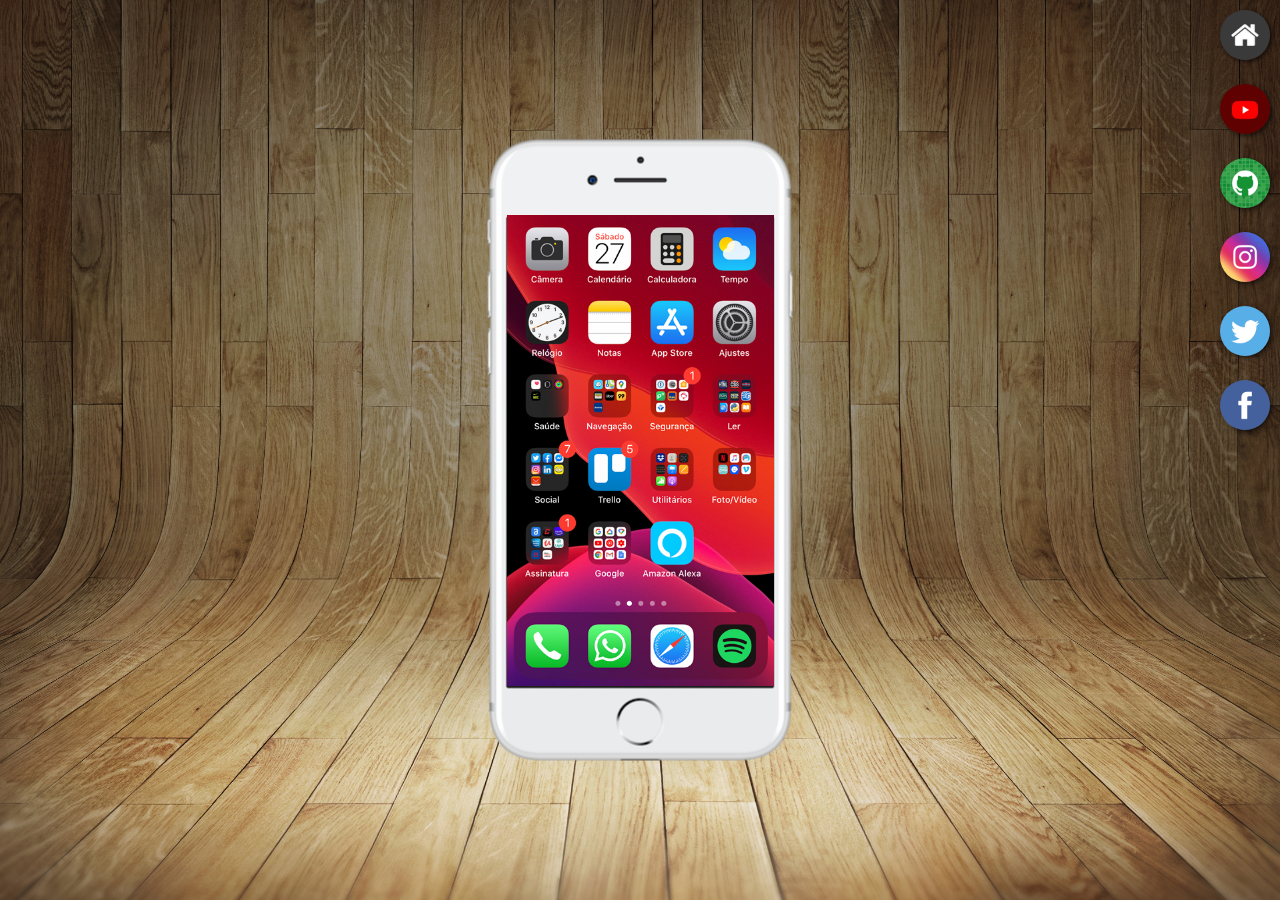
<file: index.html>
<!DOCTYPE html>
<html lang="pt-br">

<head>
    <meta charset="UTF-8">
    <meta name="viewport" content="width=device-width, initial-scale=1.0">
    <link rel="shortcut icon" href="favicon.ico" type="image/x-icon">
    <link rel="stylesheet" href="estilos/style.css">
    <title>Projeto Redes Sociais</title>
</head>

<body>
    <main>
        <section id="telefone">
            <iframe src="home.html" name="tela" id="tela" frameborder="0">
                Seu navegador não é compatível com isso.
            </iframe>
        </section>

        <section id="redes-sociais">
            <a href="home.html" target="tela"><img src="imagens/logo-home.jpg" alt="Home"></a><br>
            <a href="youtube.html" target="tela"><img src="imagens/logo-youtube.jpg" alt="Youtube"></a><br>
            <a href="github.html" target="tela"><img src="imagens/logo-github.jpg" alt="GitHub"></a><br>
            <a href="instagram.html" target="tela"><img src="imagens/logo-instagram.jpg" alt="Instagram"></a><br>
            <a href="twitter.html" target="tela"><img src="imagens/logo-twitter.jpg" alt="Twitter"></a><br>
            <a href="facebook.html" target="tela"><img src="imagens/logo-facebook.jpg" alt="Facebook"></a><br>

        </section>
    </main>
</body>

</html>
</file>
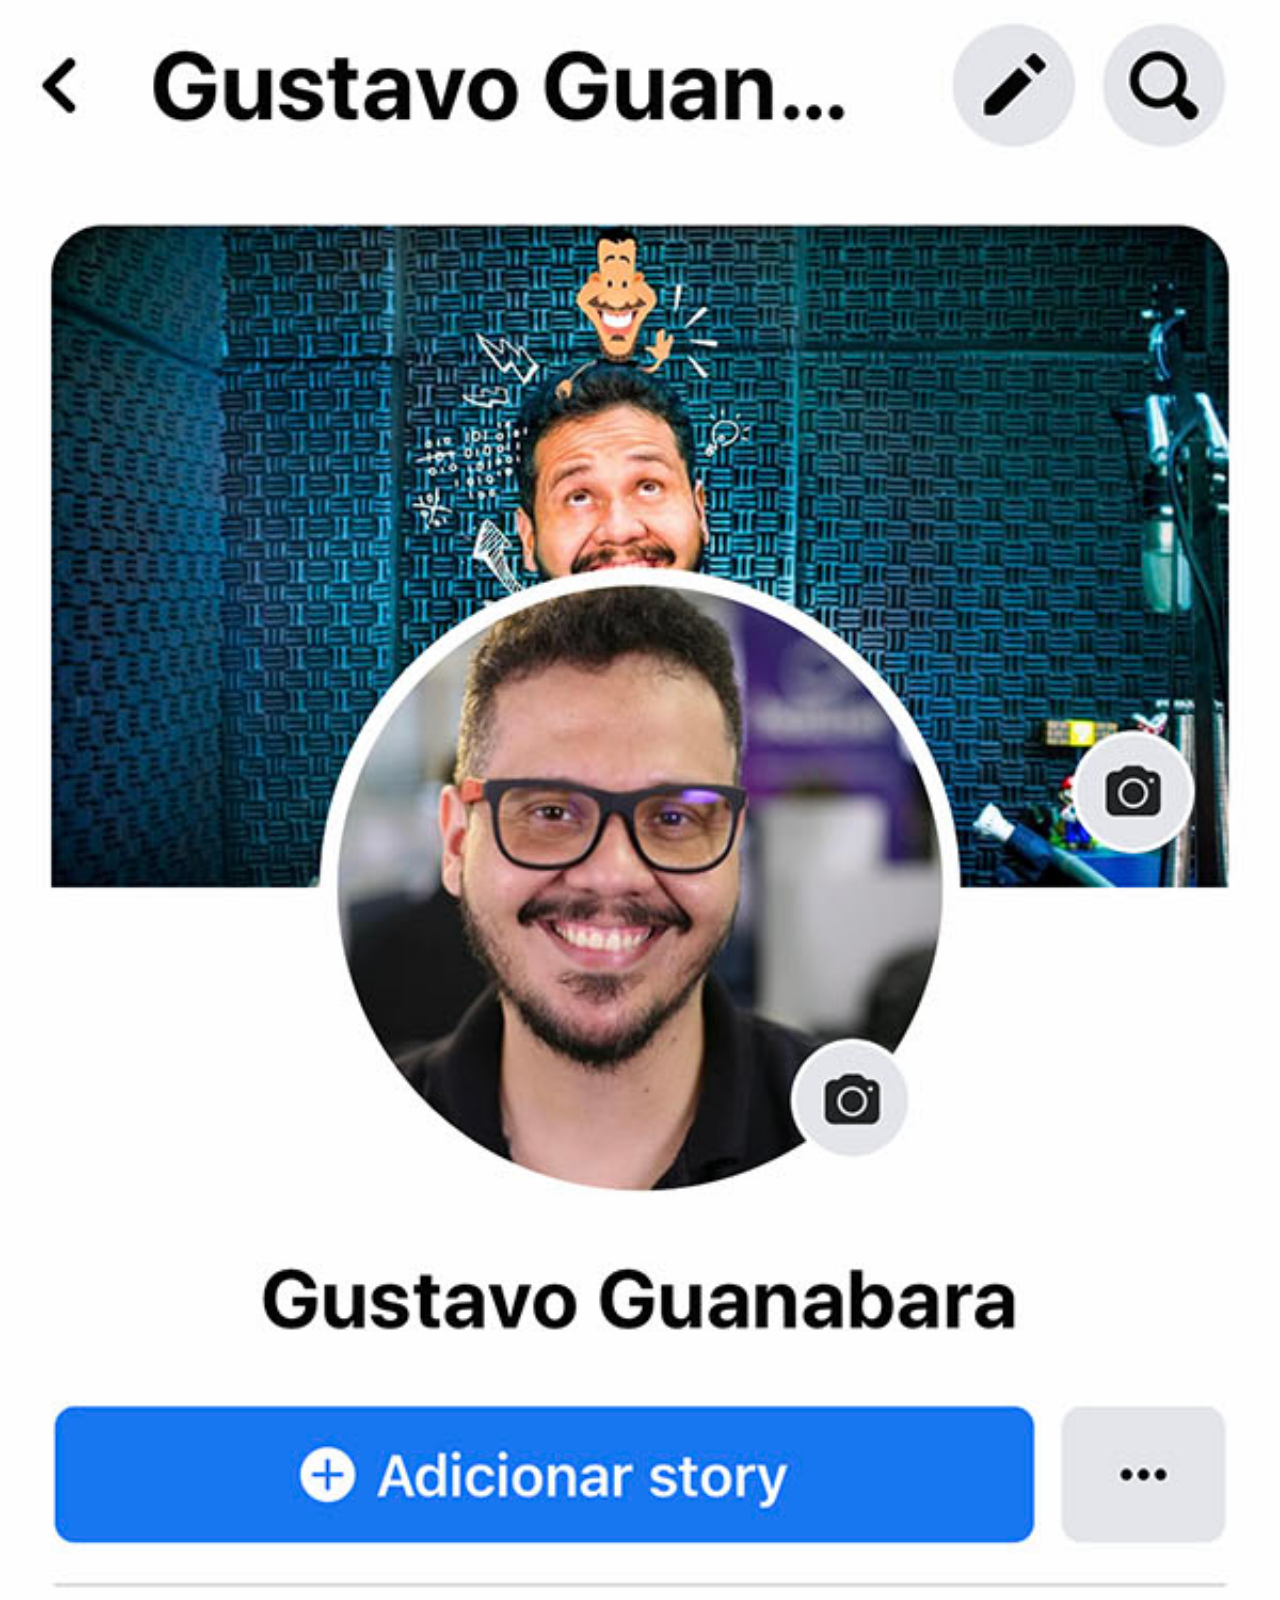
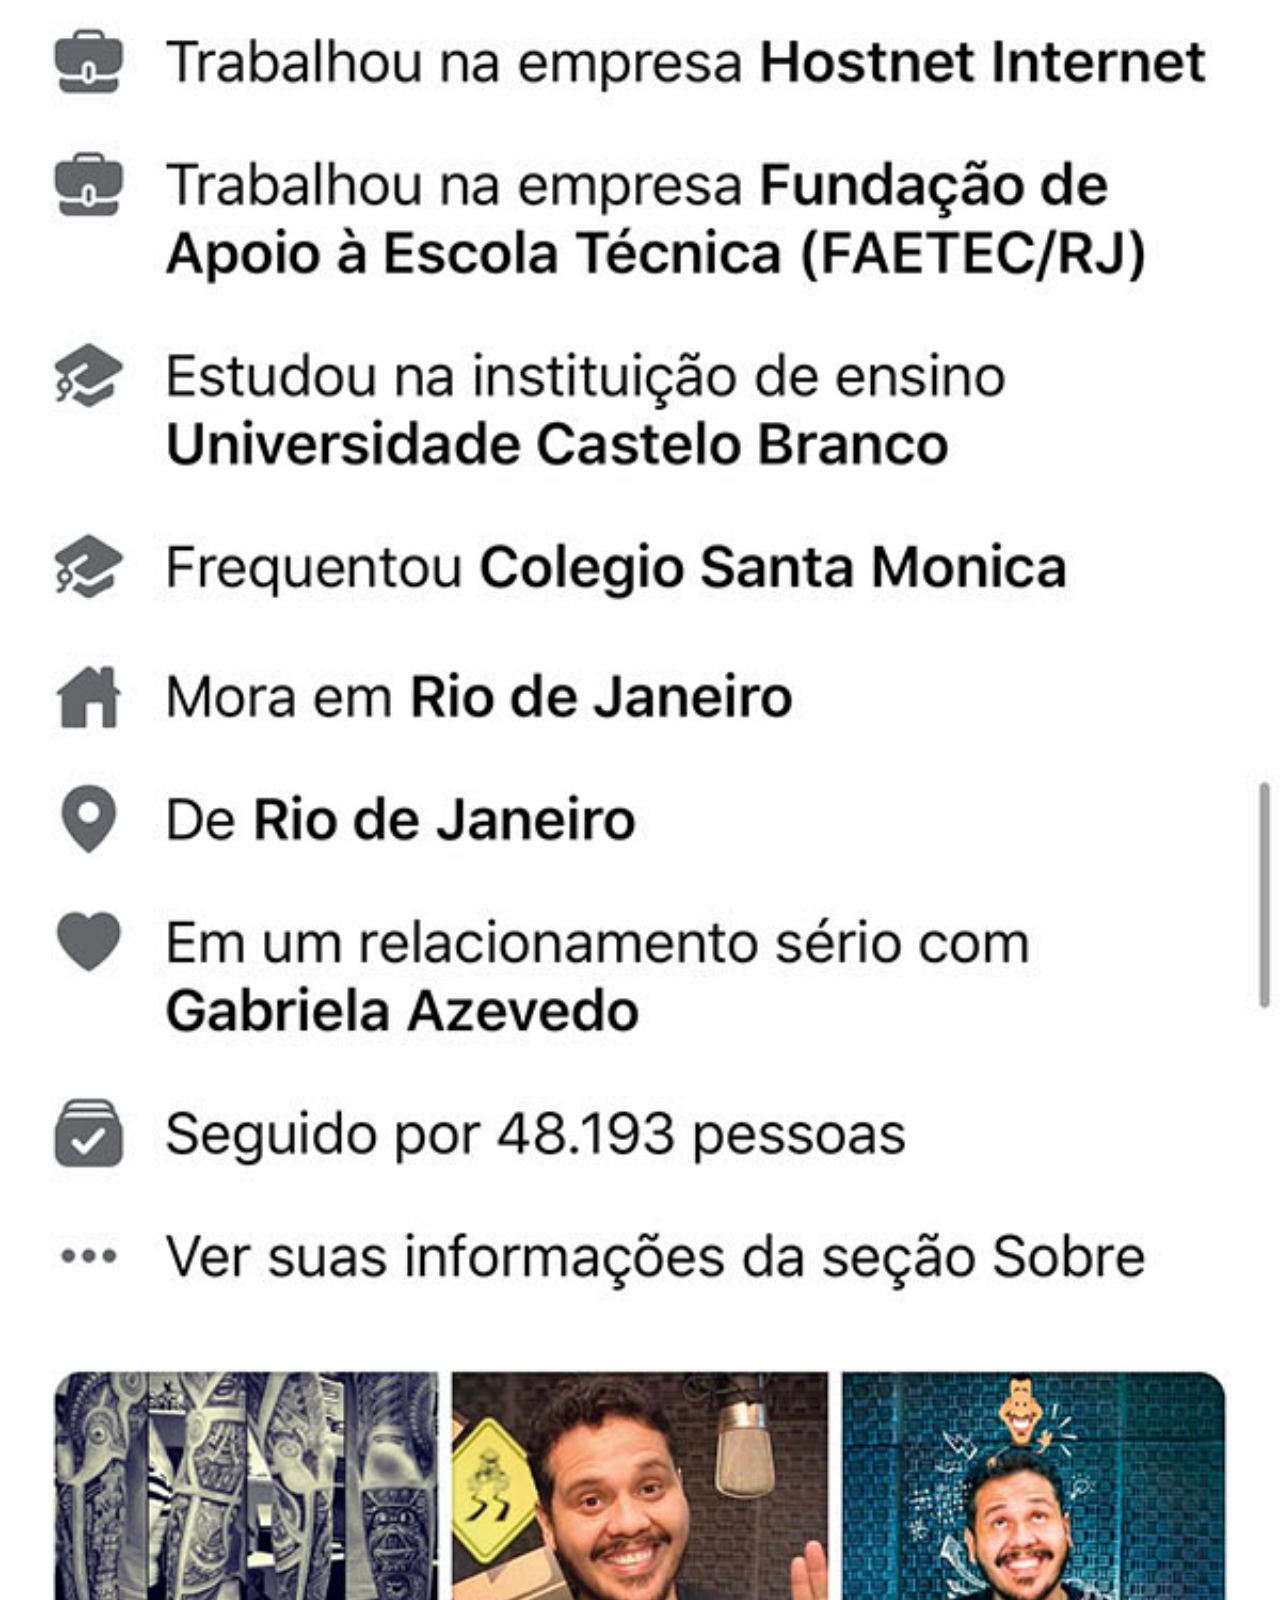
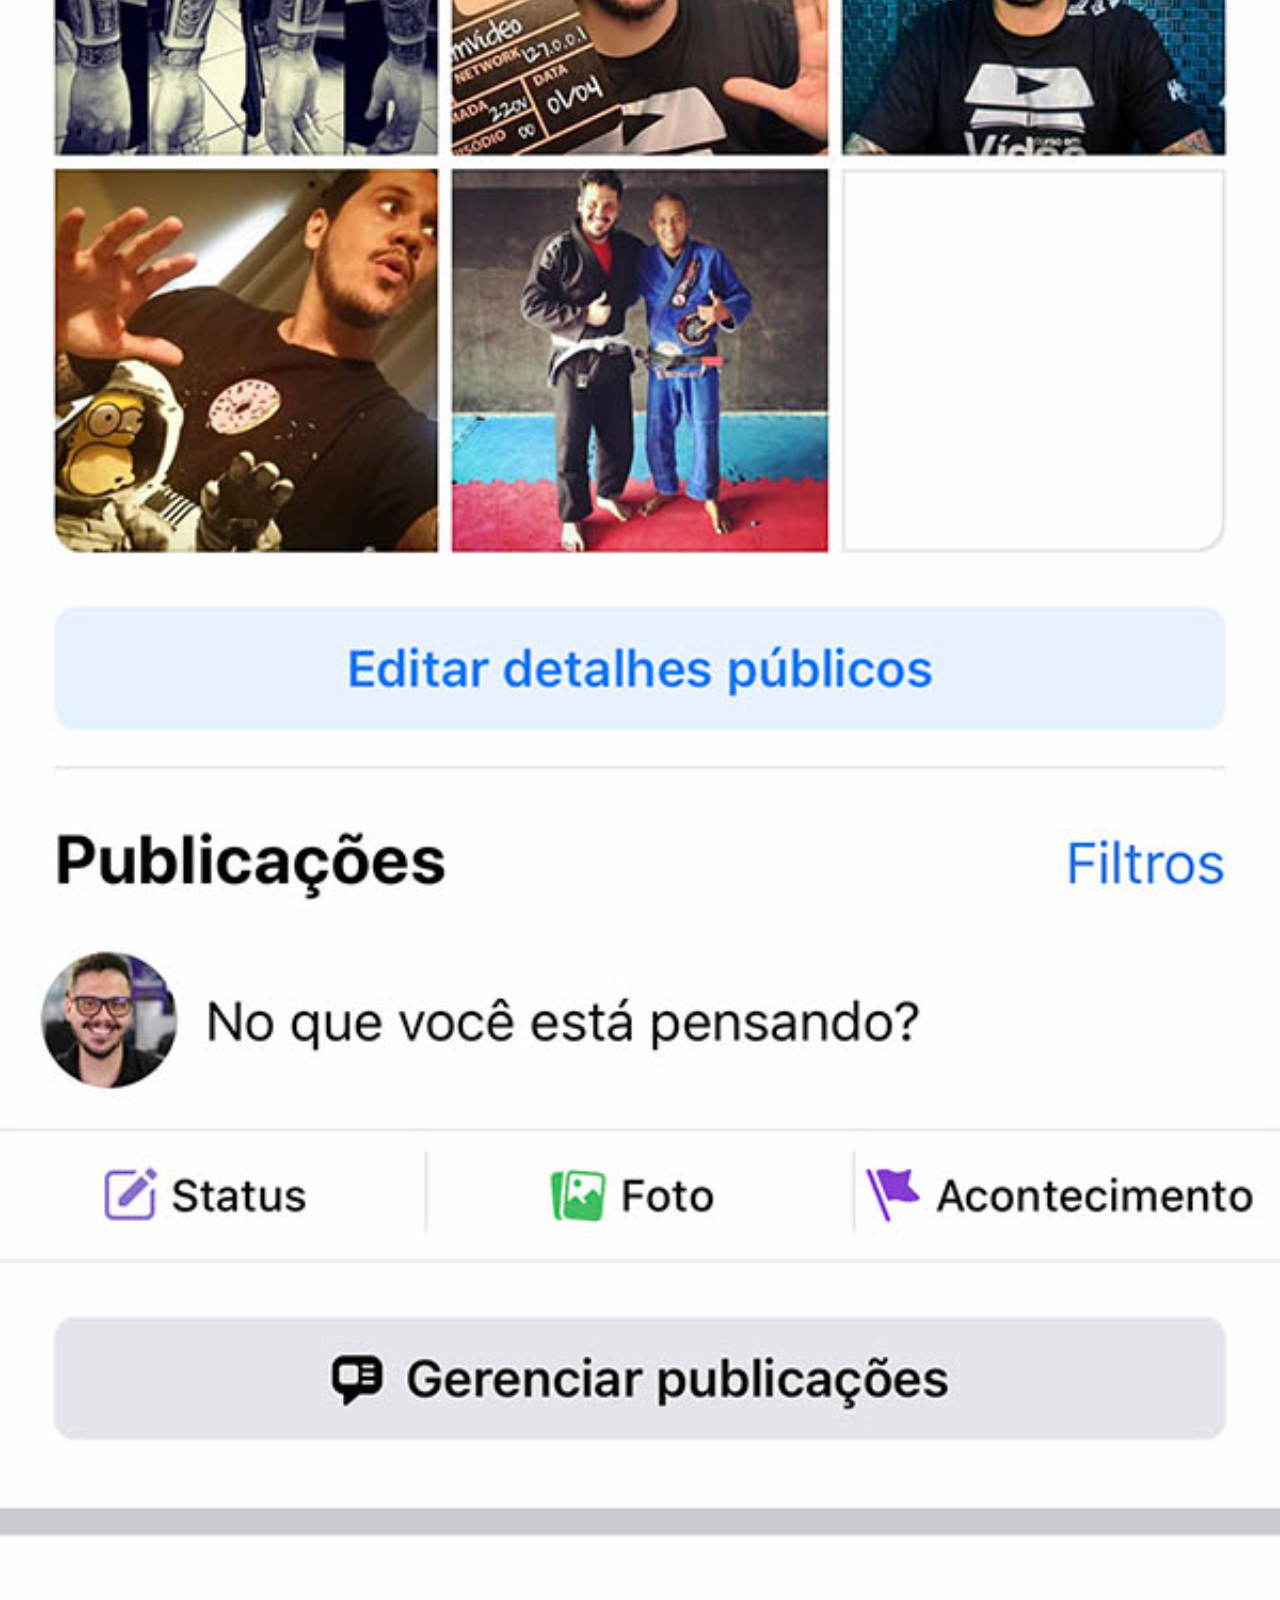
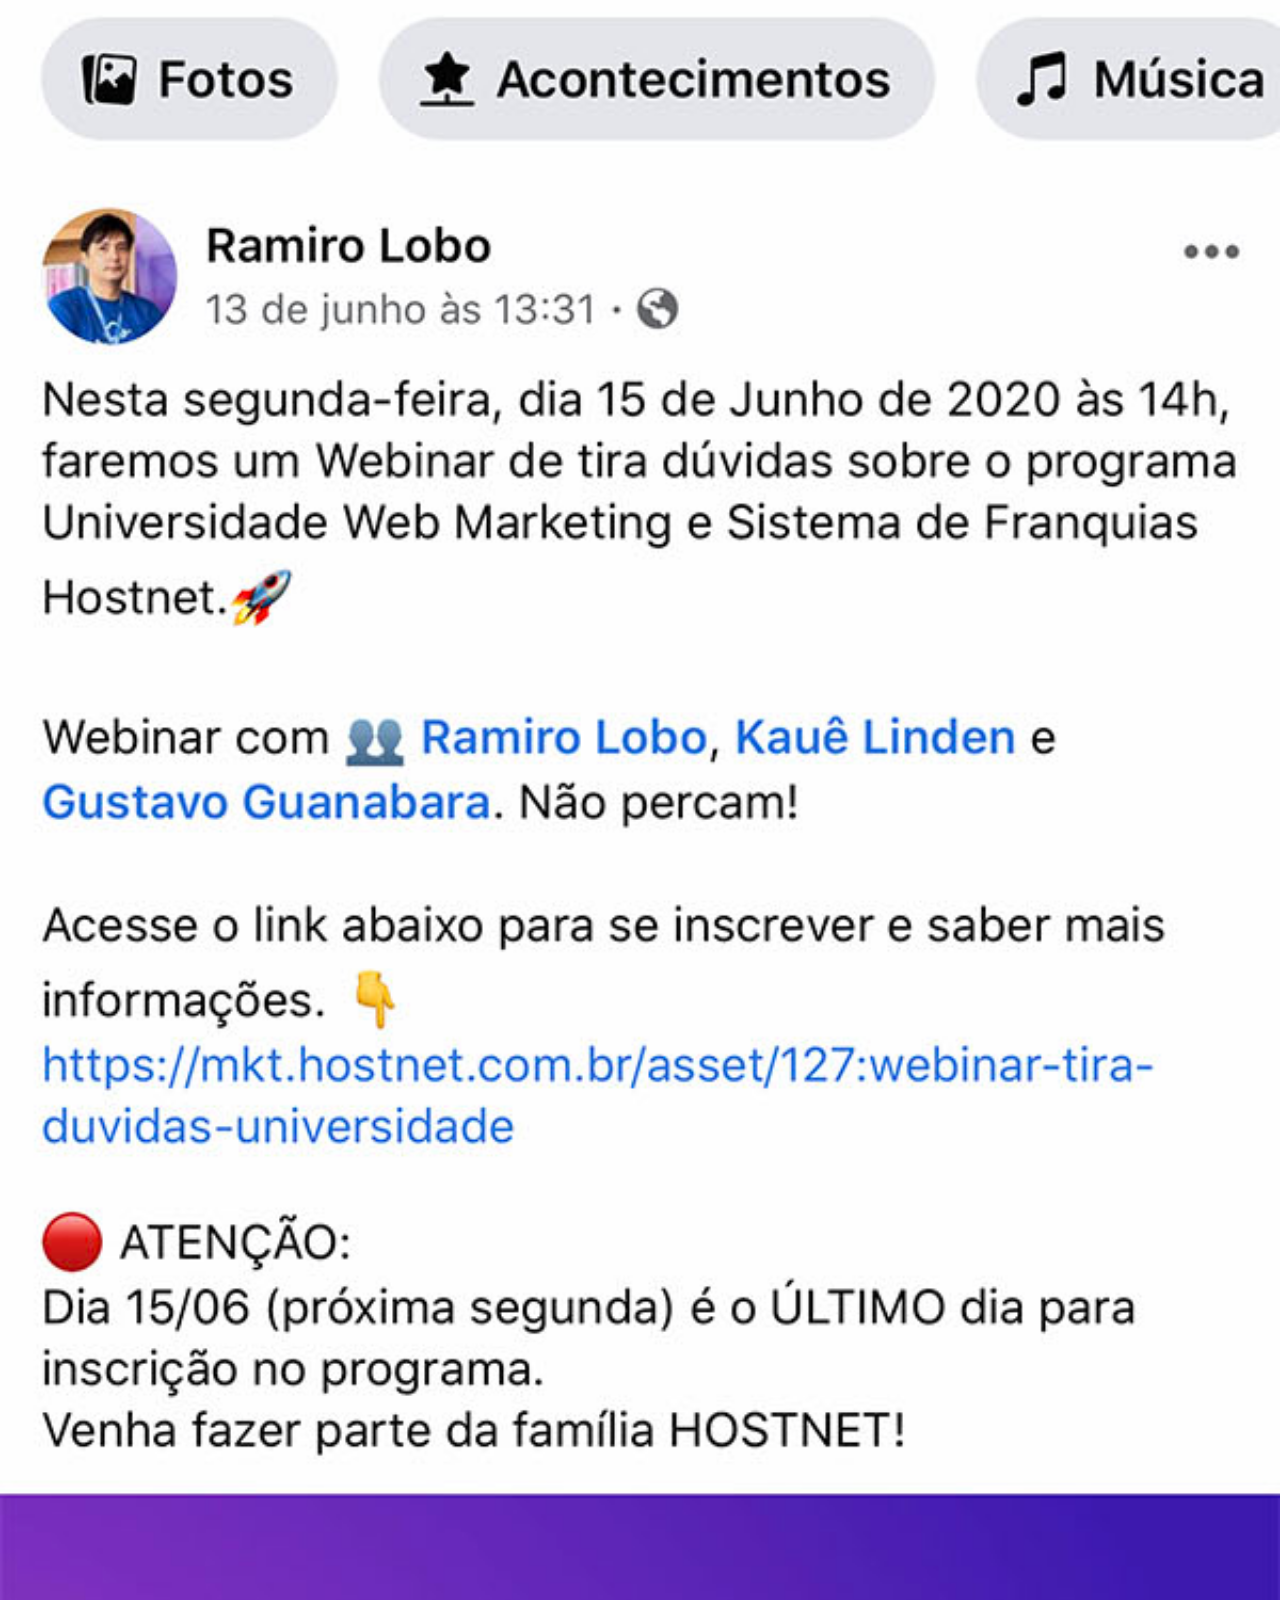
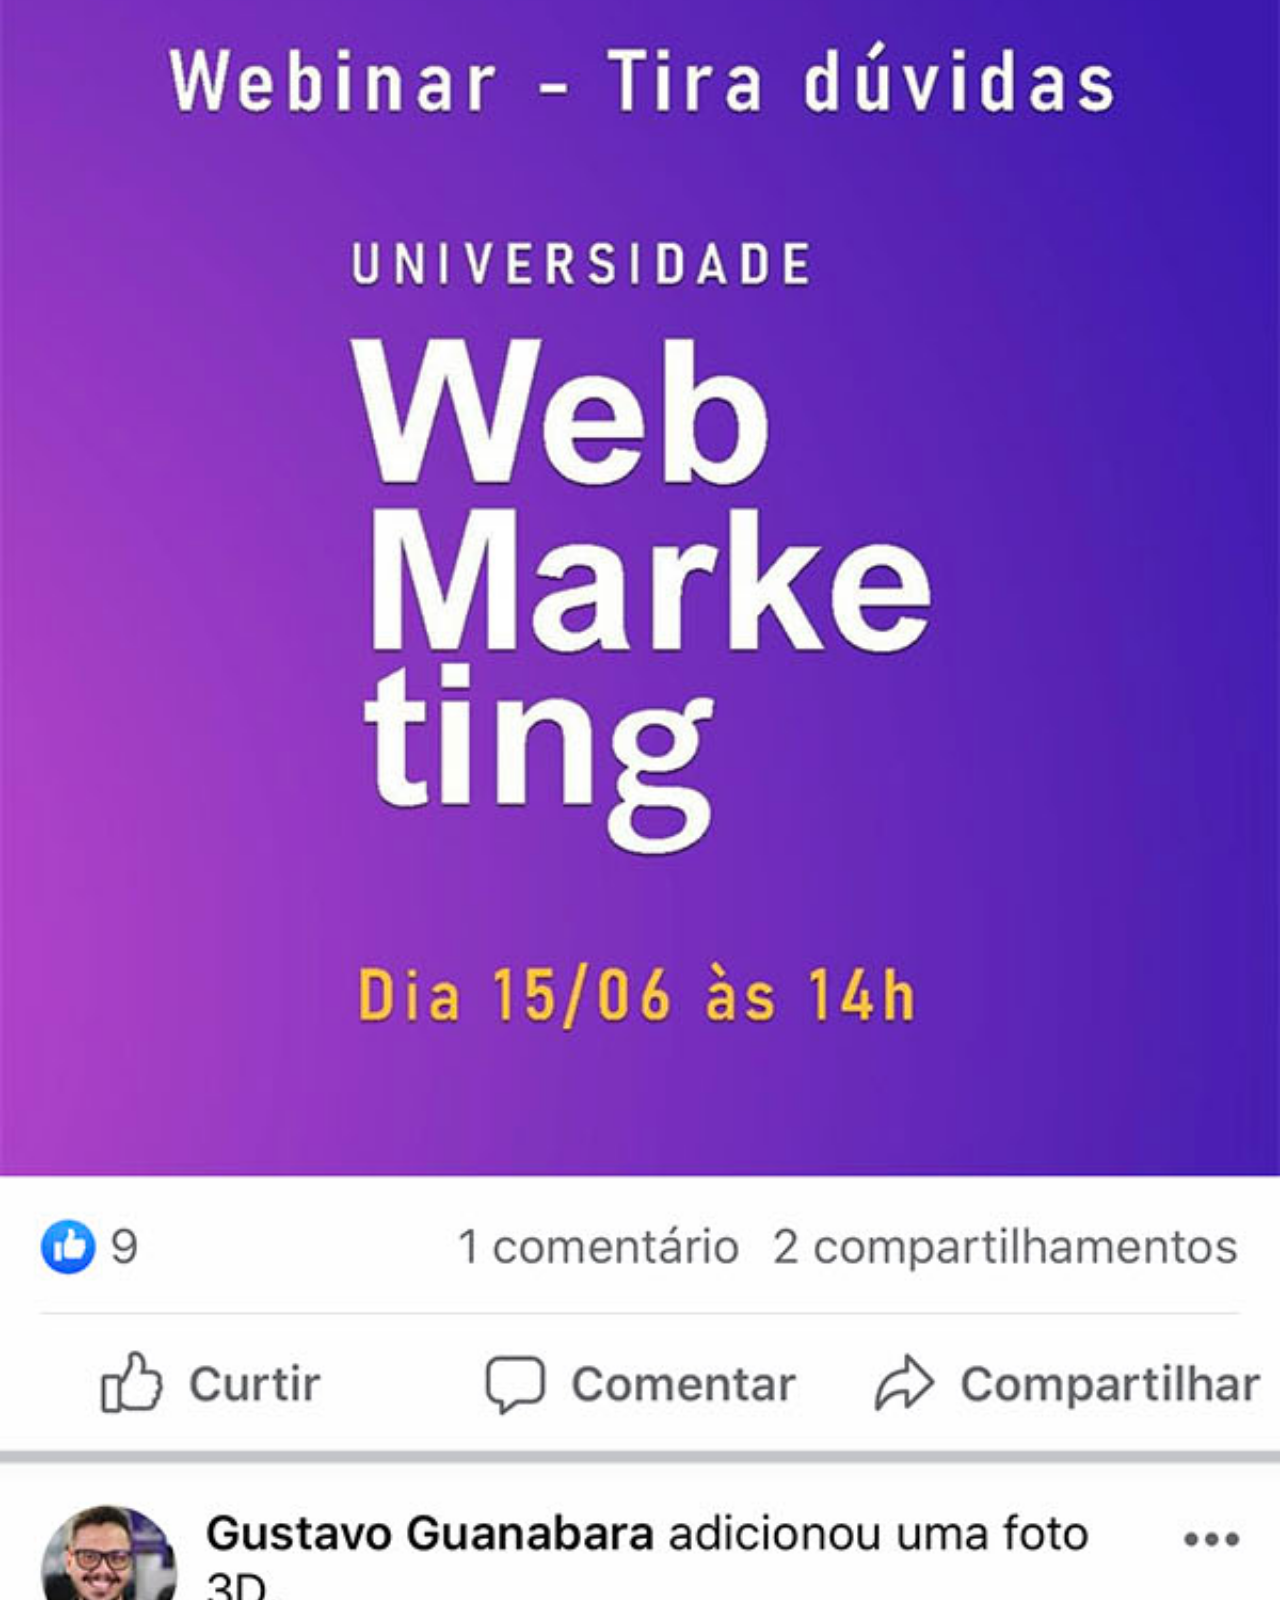
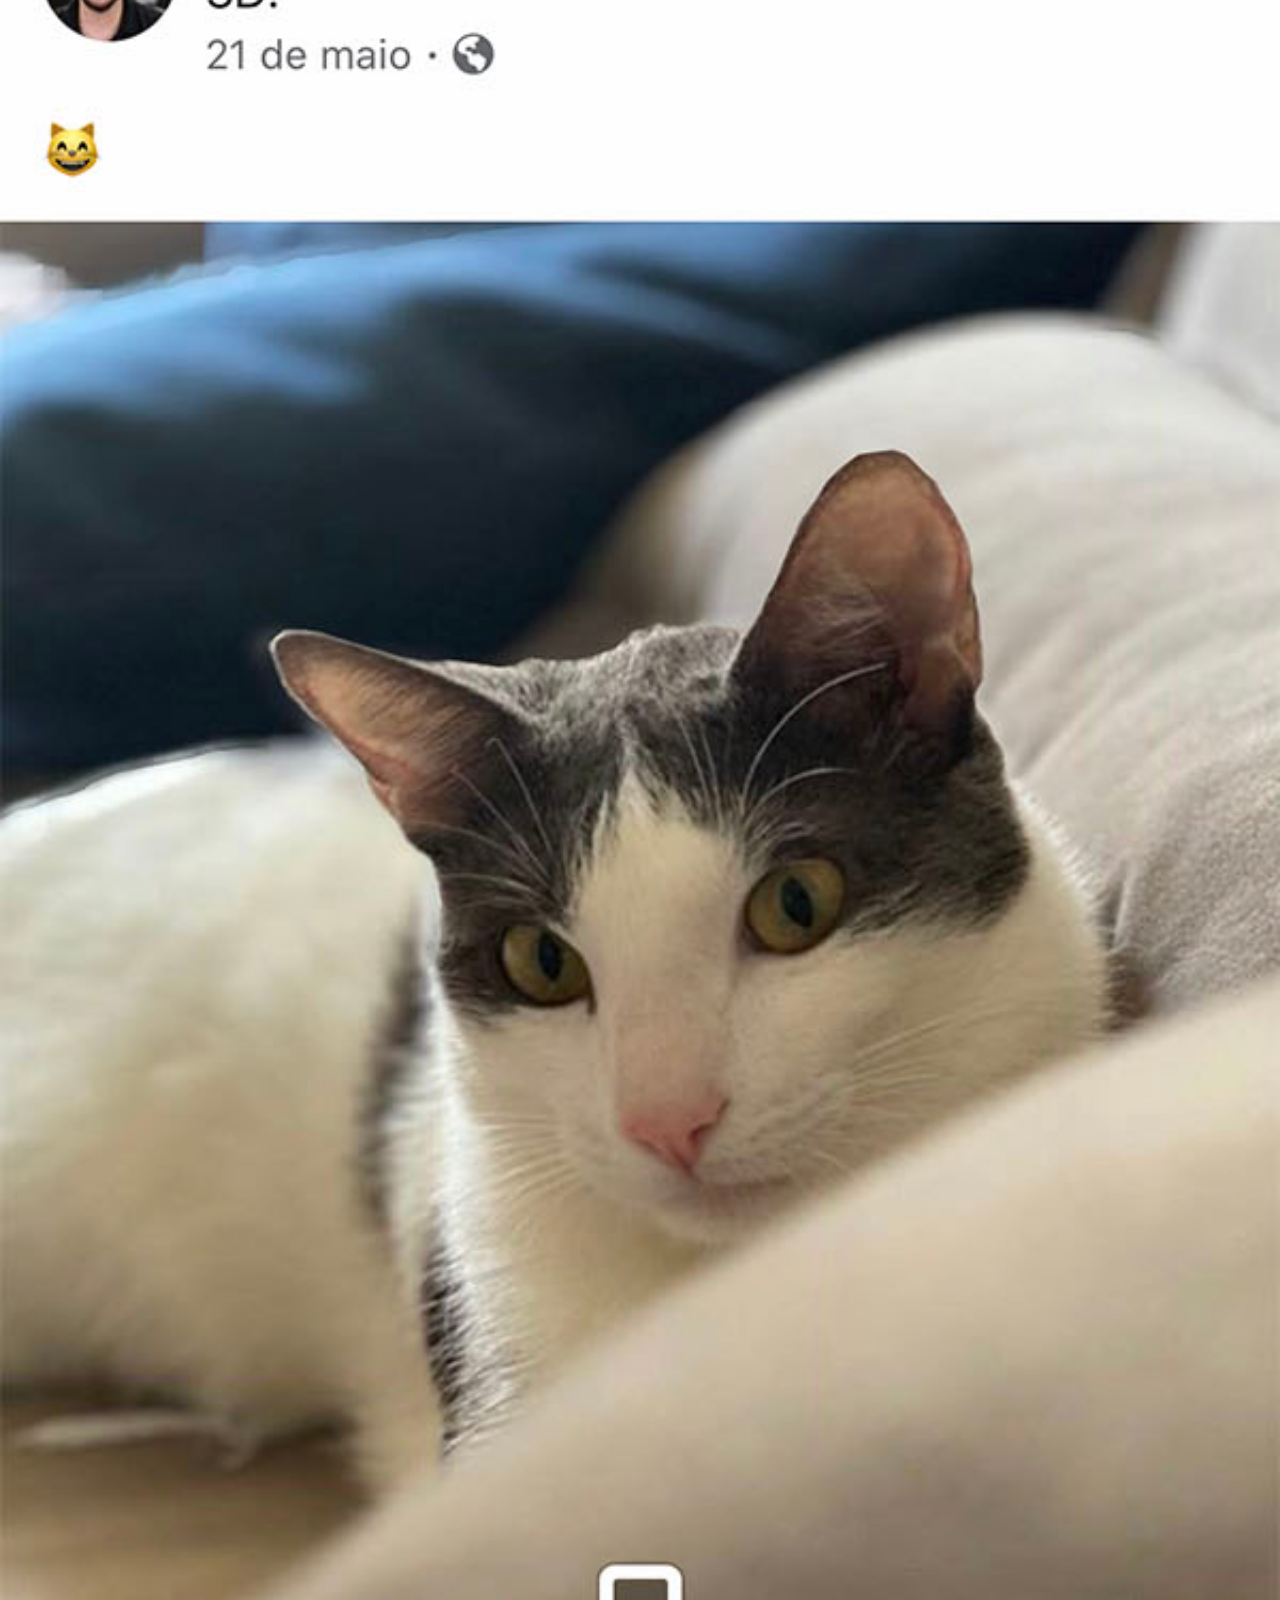
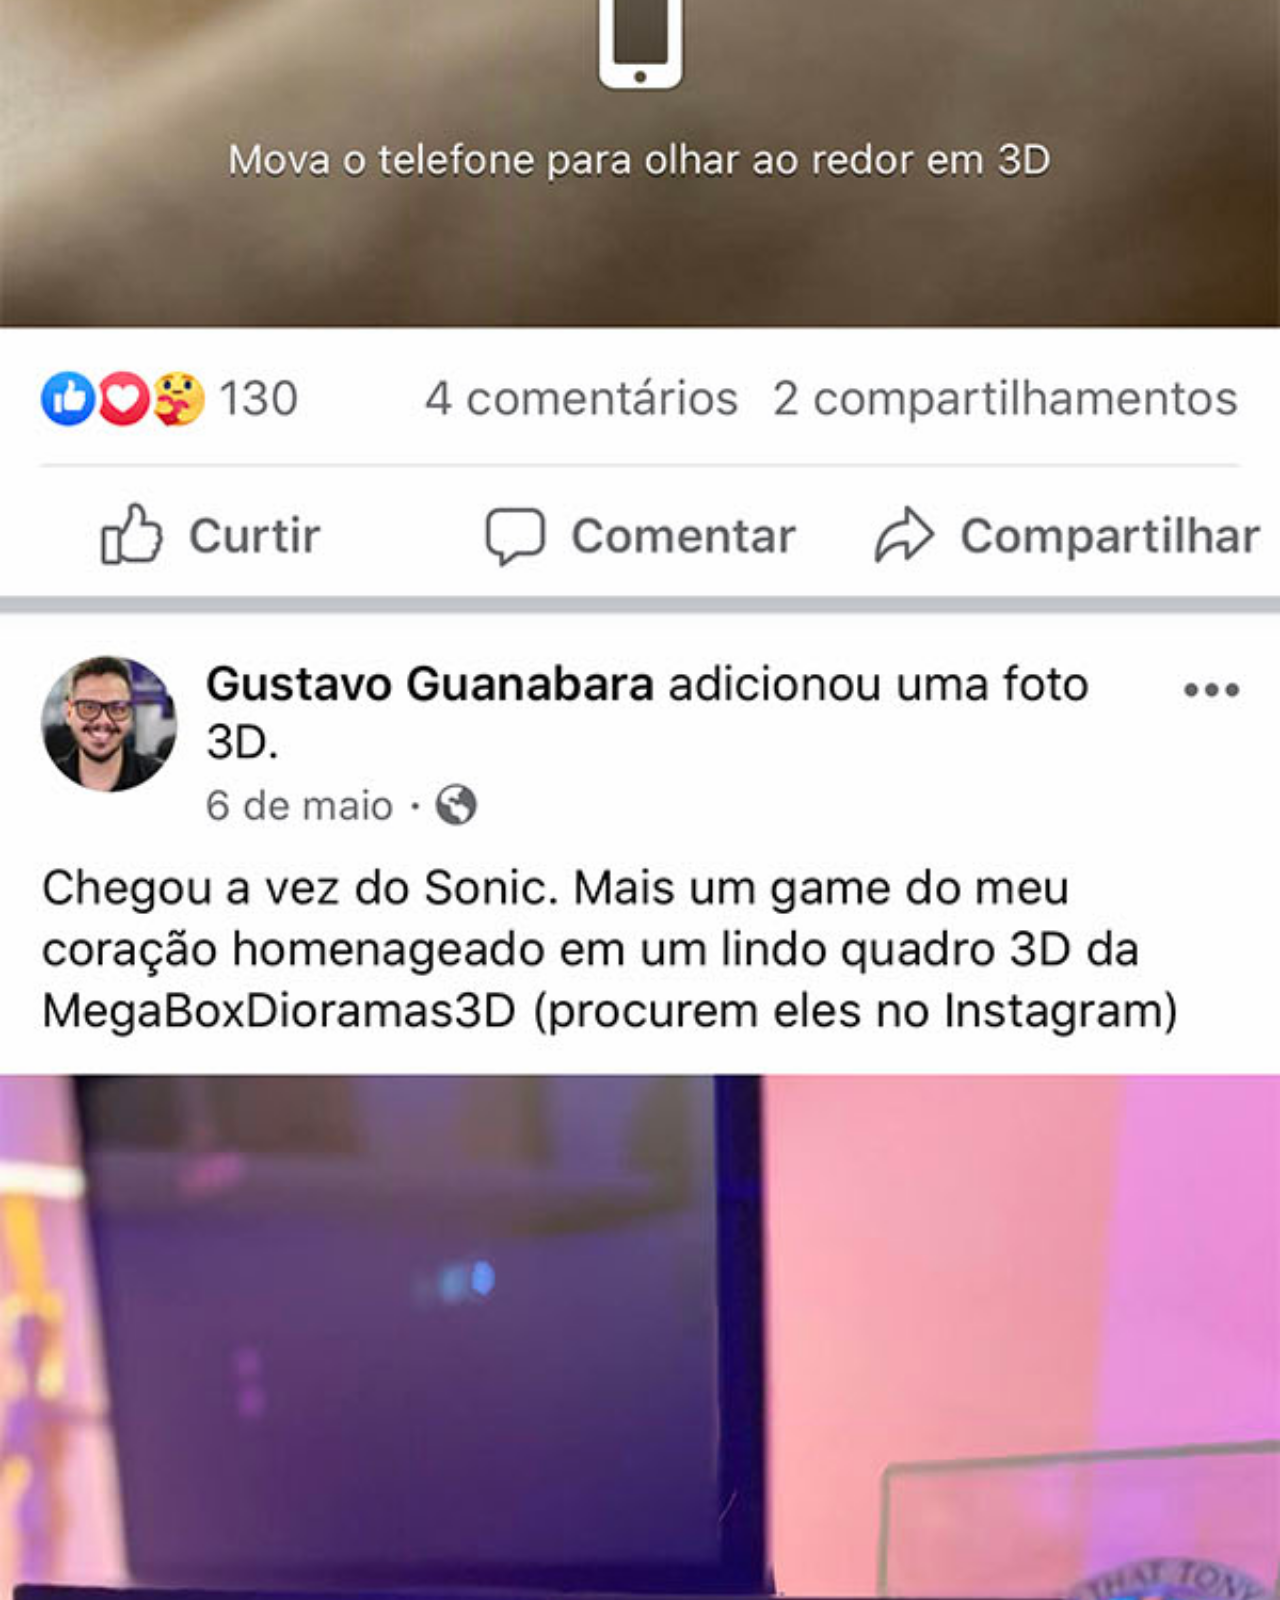
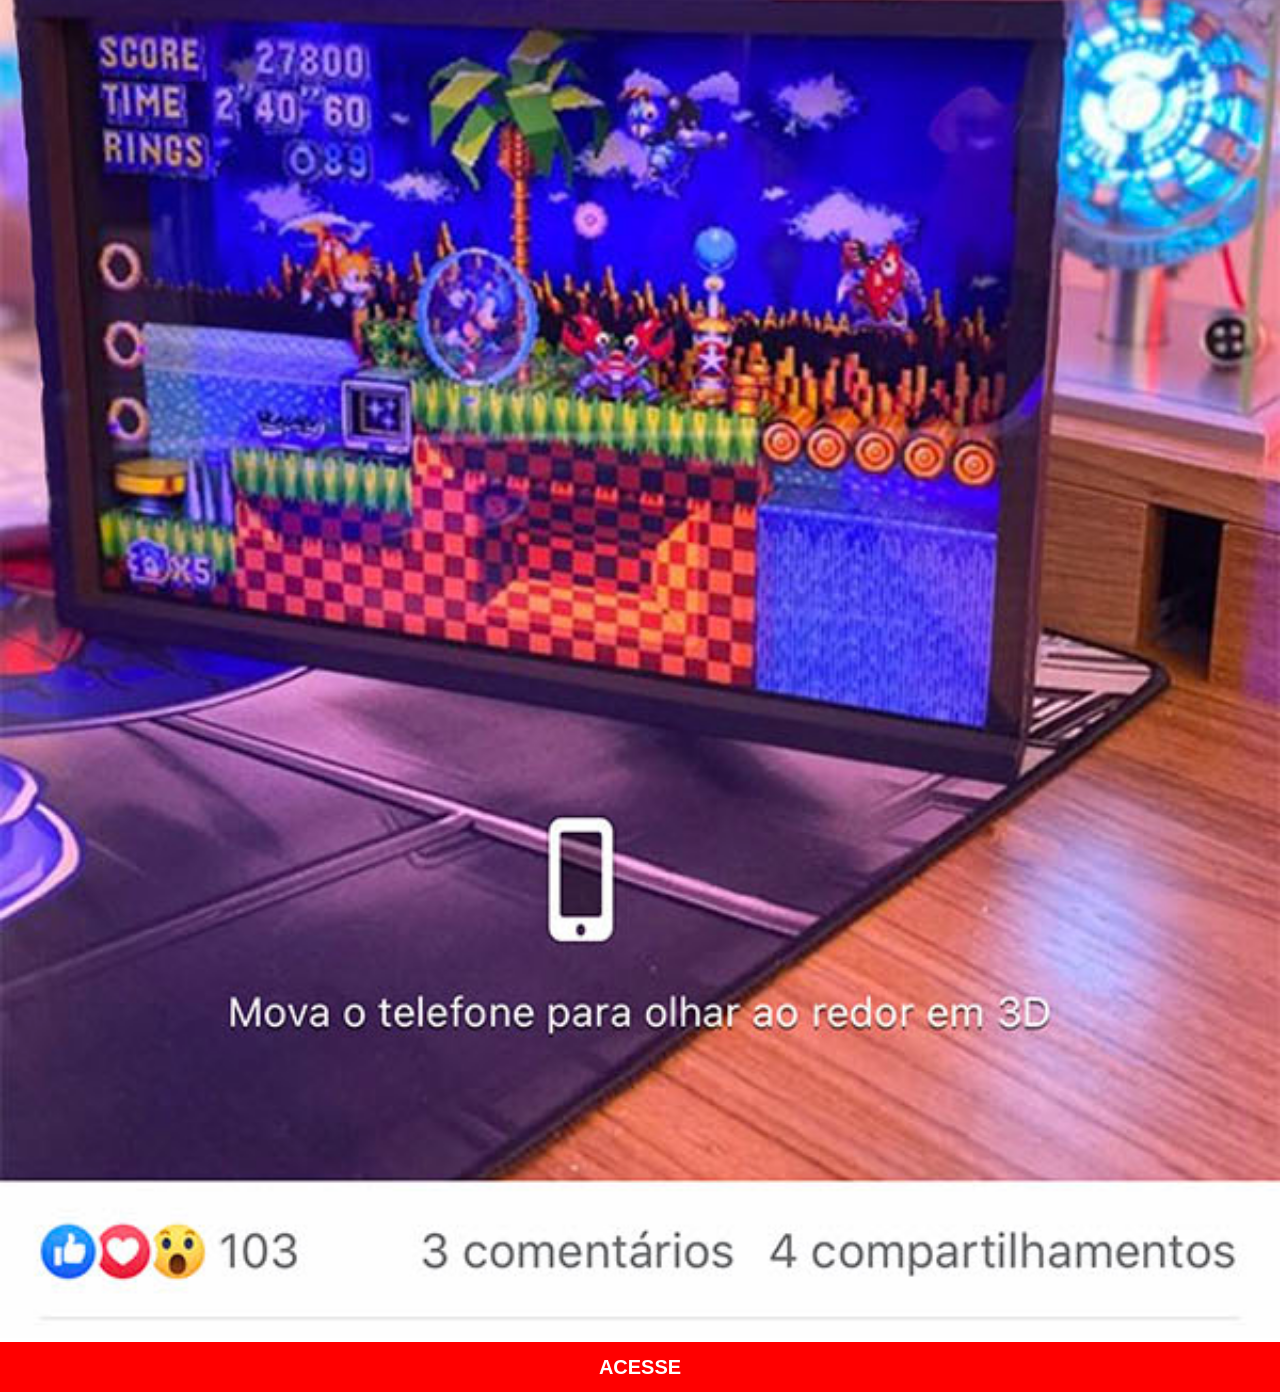
<file: facebook.html>
<!DOCTYPE html>
<html lang="pt-br">
<head>
    <meta charset="UTF-8">
    <meta name="viewport" content="width=device-width, initial-scale=1.0">
    <title>Facebook</title>
    <link rel="stylesheet" href="estilos/social.css">
</head>
<body>
     <img src="imagens/tela-facebook.jpg" alt="Facebook">
     <a href="https://www.facebook.com/CursosEmVideo/?locale=pt_BR" target="_blank">ACESSE</a>
</body>
</html>
</file>
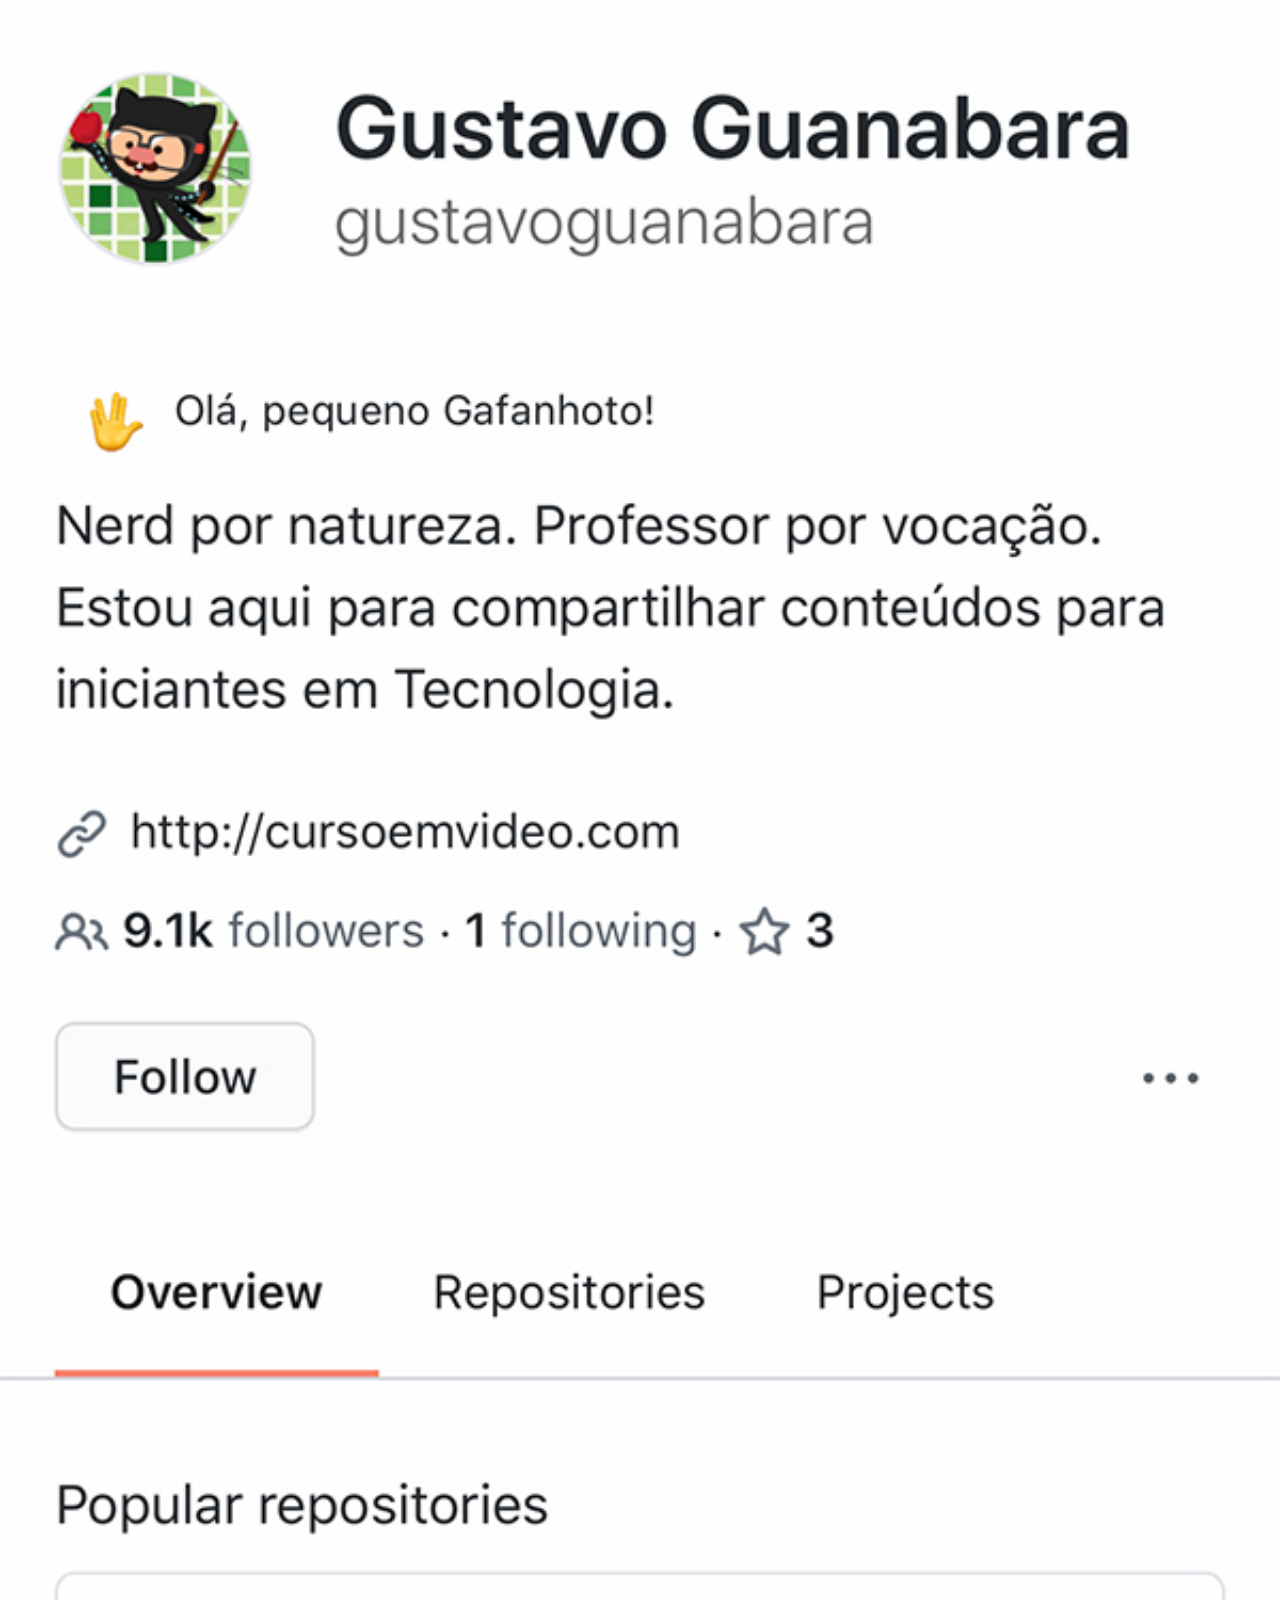
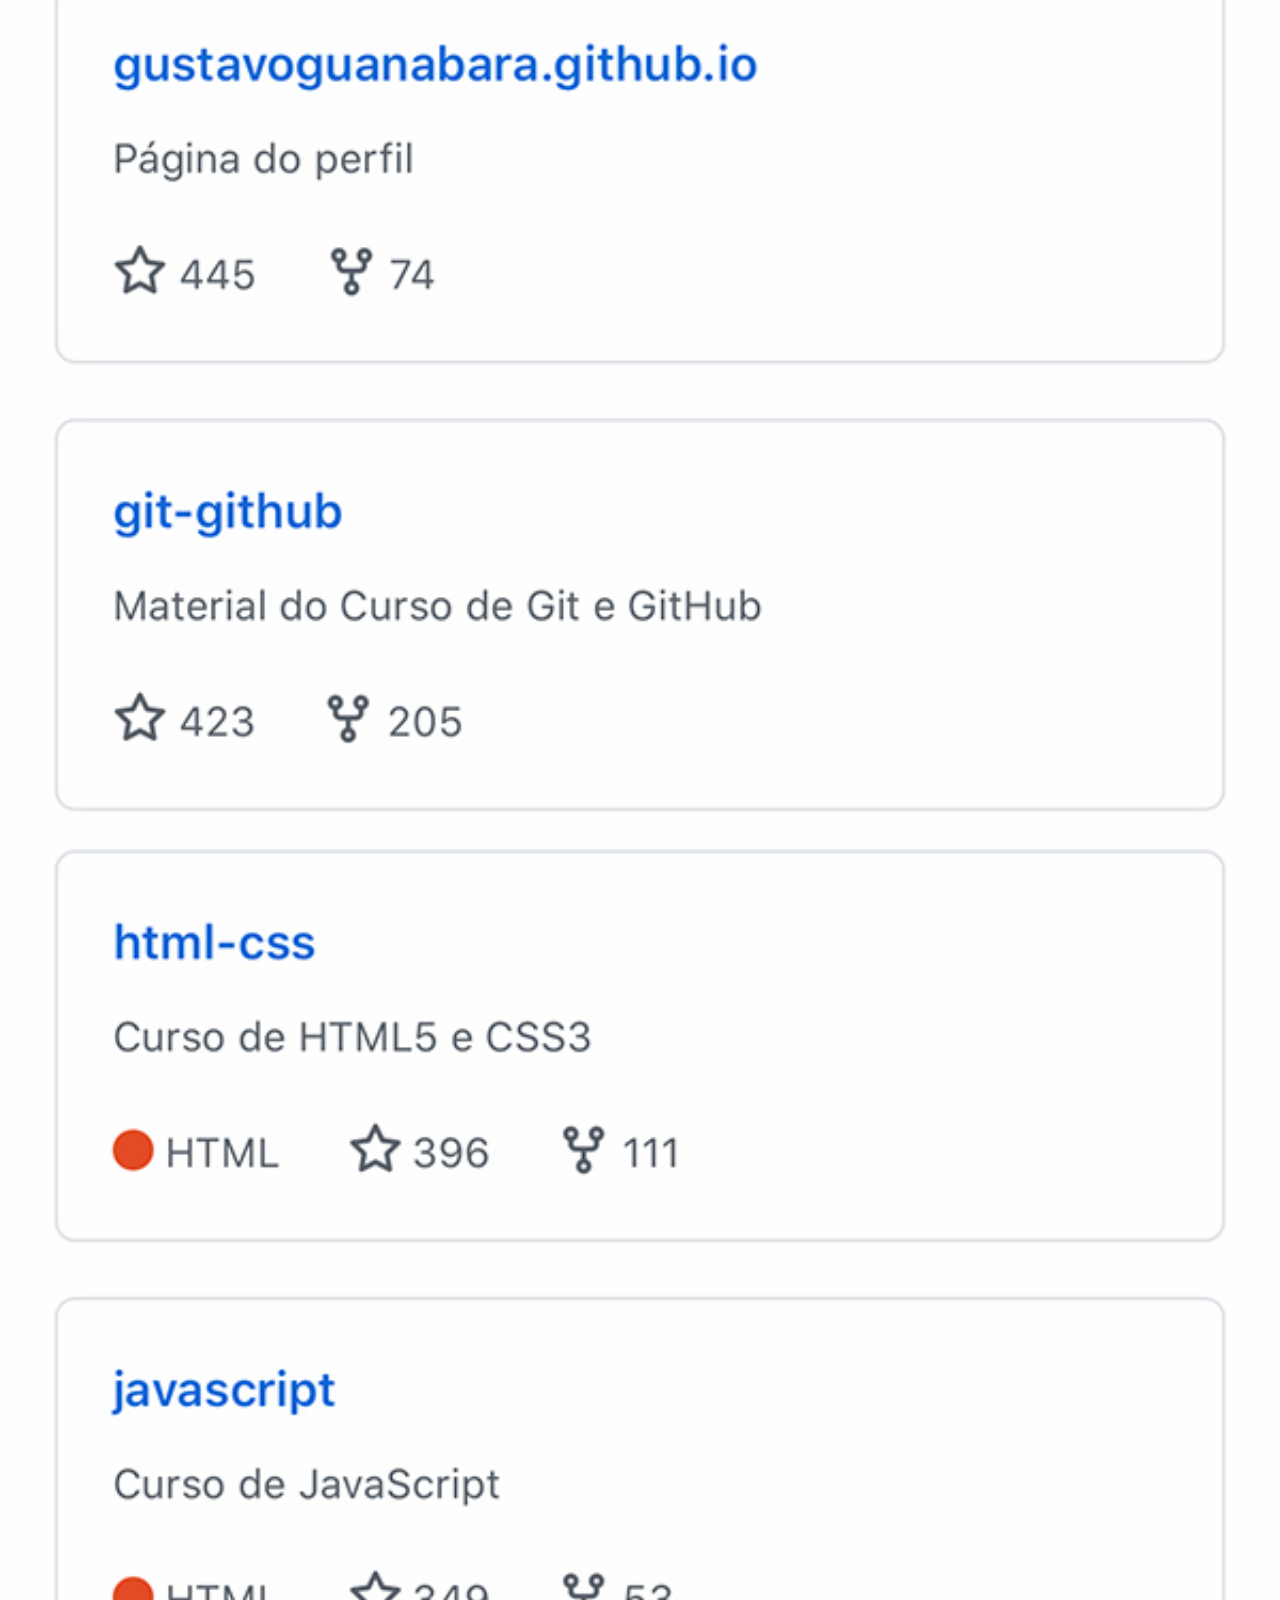
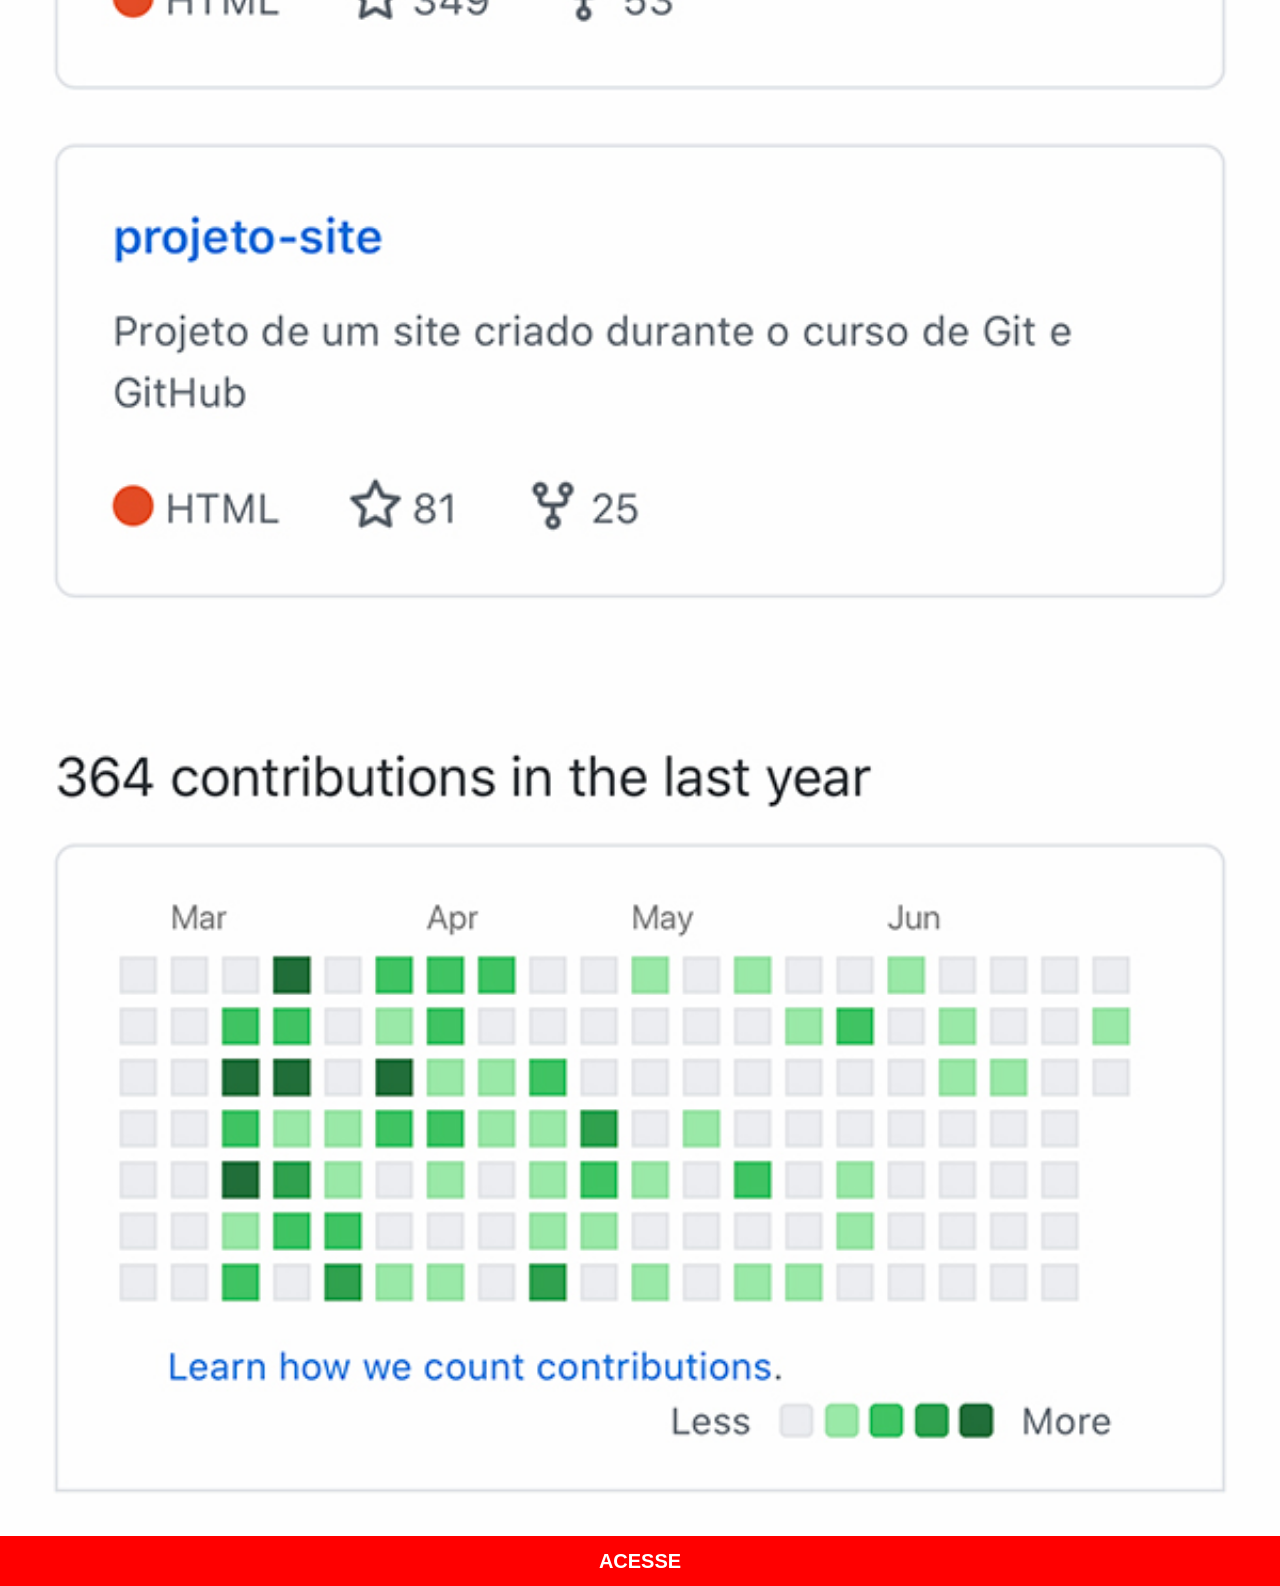
<file: github.html>
<!DOCTYPE html>
<html lang="pt-br">
<head>
    <meta charset="UTF-8">
    <meta name="viewport" content="width=device-width, initial-scale=1.0">
    <title>GitHub</title>
    <link rel="stylesheet" href="estilos/social.css">
</head>
<body>
    <img src="imagens/tela-github.jpg" alt="GitHub">
    <a href="https://github.com/gustavoguanabara" target="_blank">ACESSE</a>
</body>
</html>
</file>
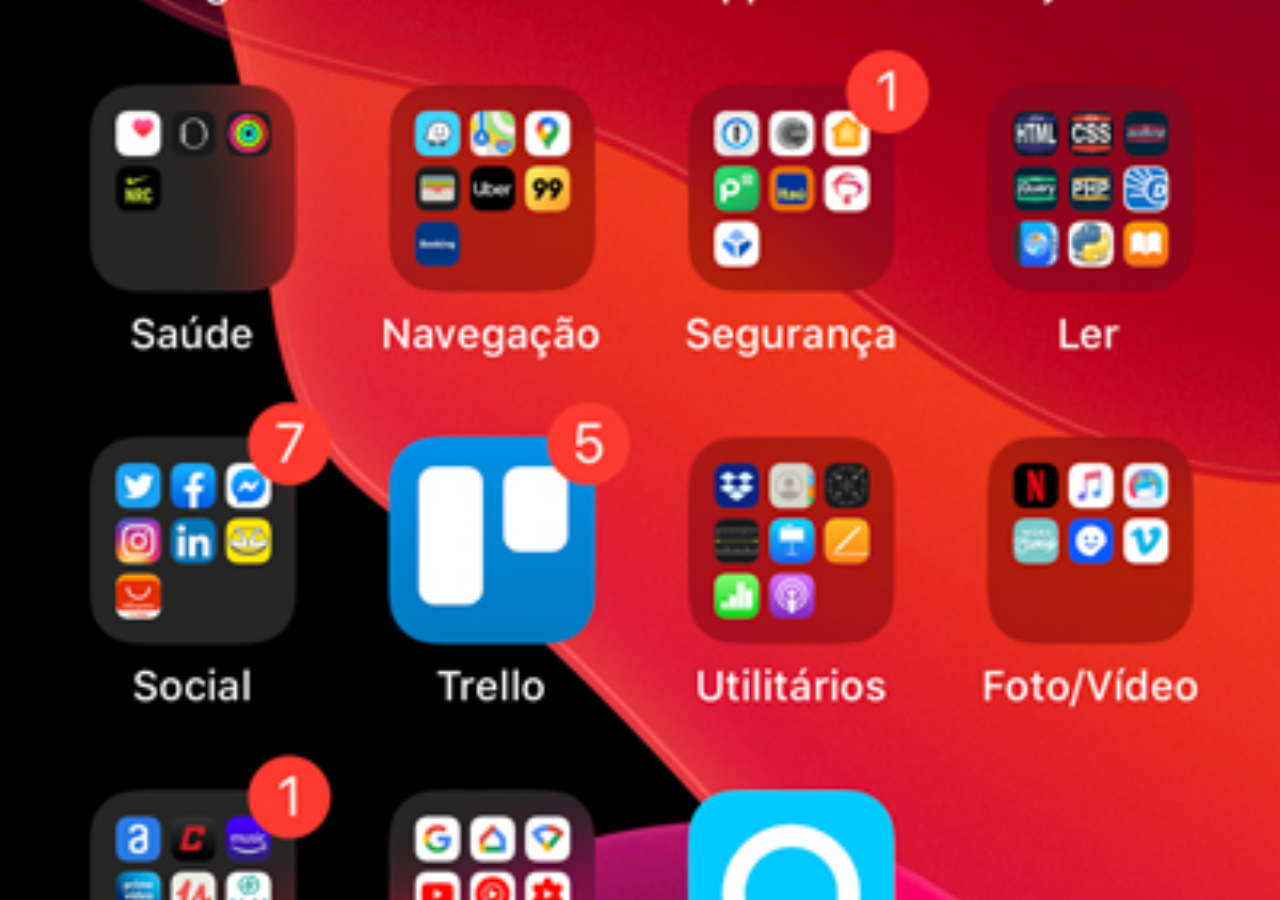
<file: home.html>
<!DOCTYPE html>
<html lang="pt-br">
<head>
    <meta charset="UTF-8">
    <meta name="viewport" content="width=device-width, initial-scale=1.0">
    <title>Home</title>
</head>
<style>
    * {
        margin: 0px;
        padding: 0px;
    }

    body {
        height: 100vh;
        width: 100vw;
        background: url("imagens/tela-home.jpg") no-repeat center center fixed;
        background-size: cover;
    }
</style>
<body>
    
</body>
</html>
</file>
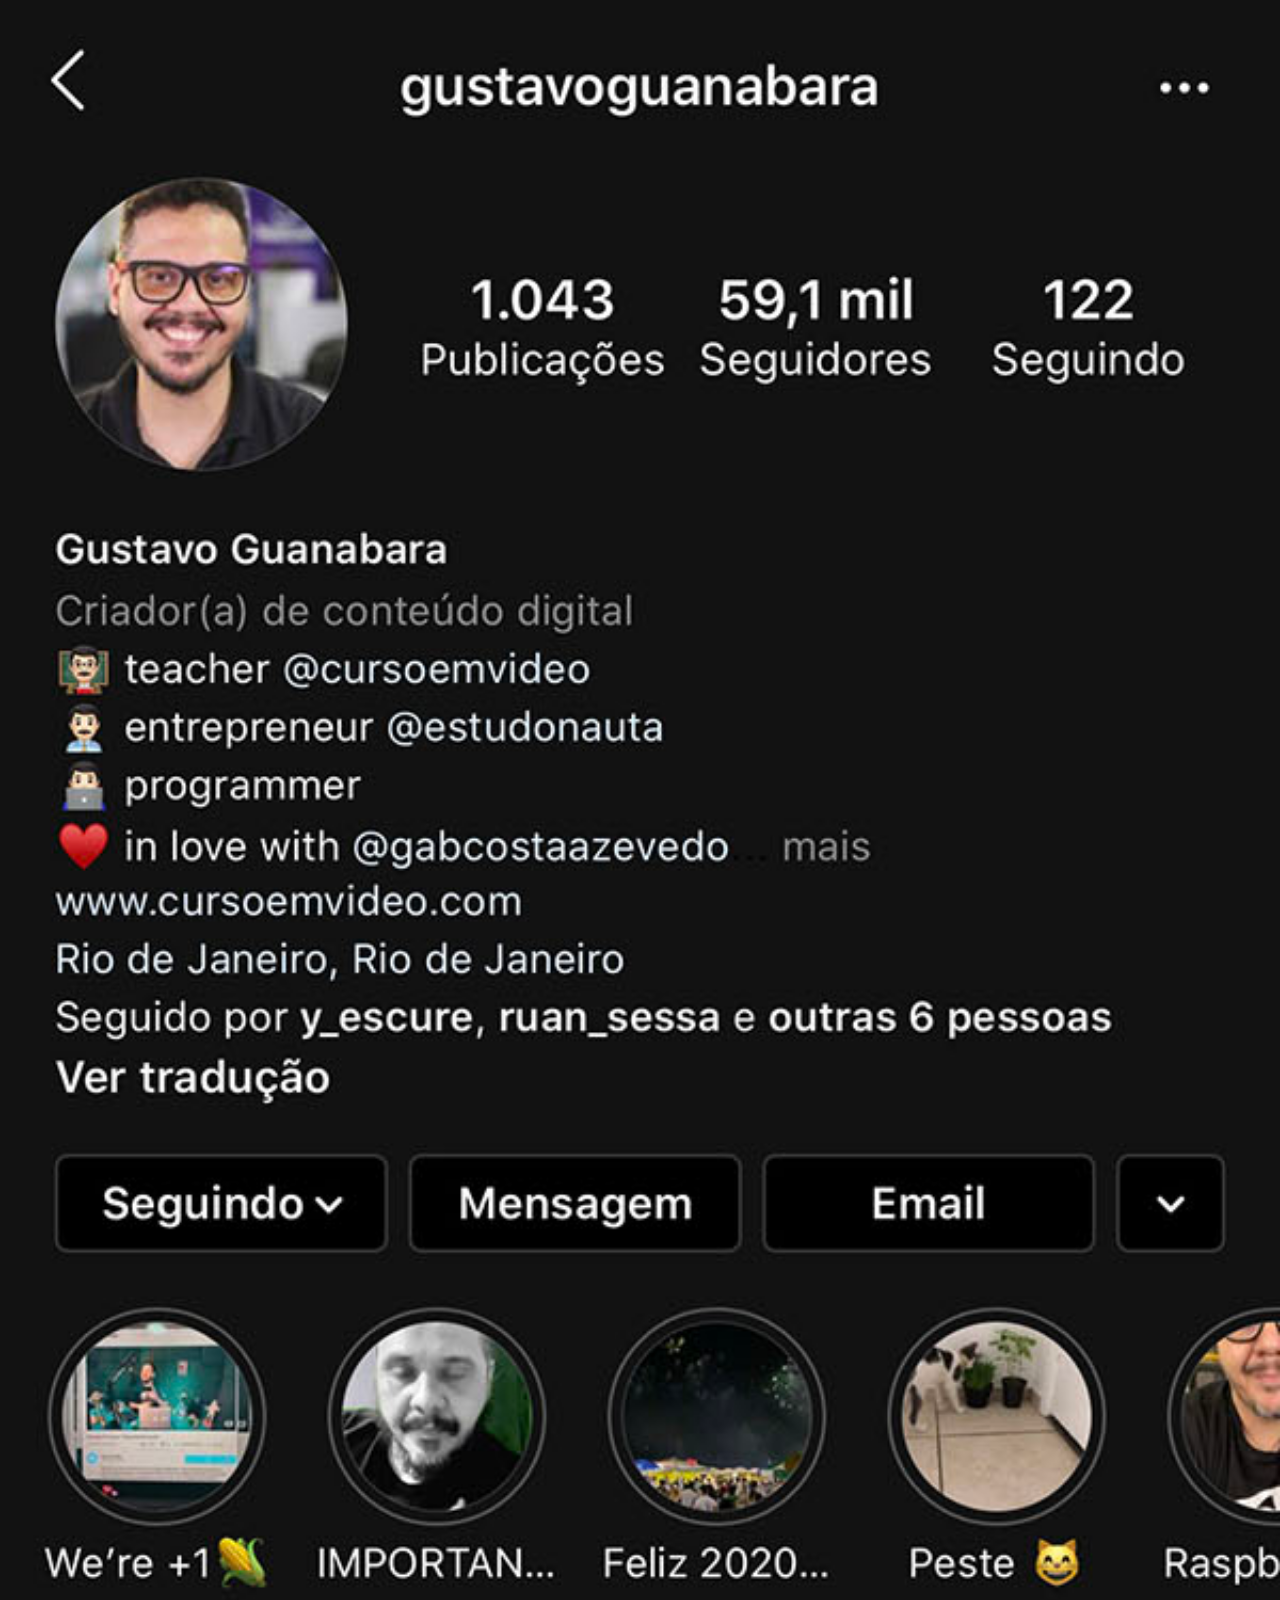
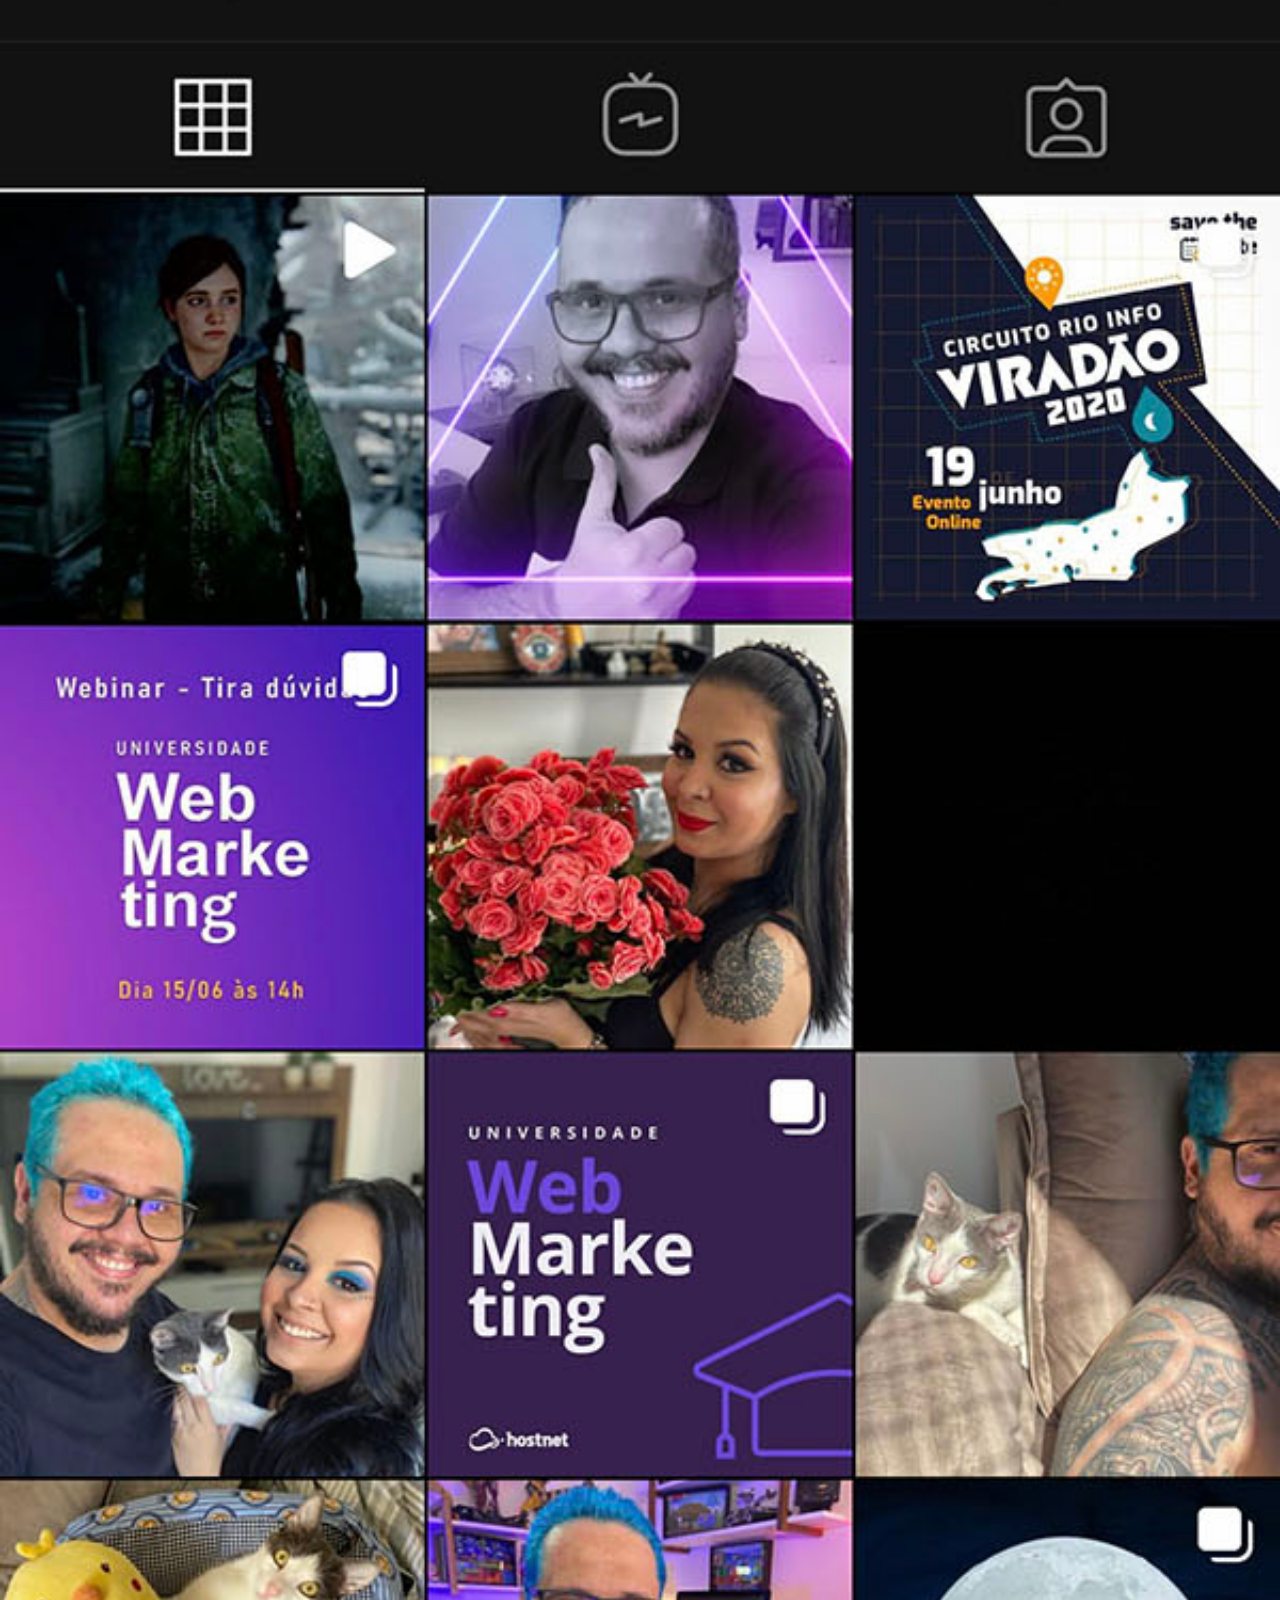
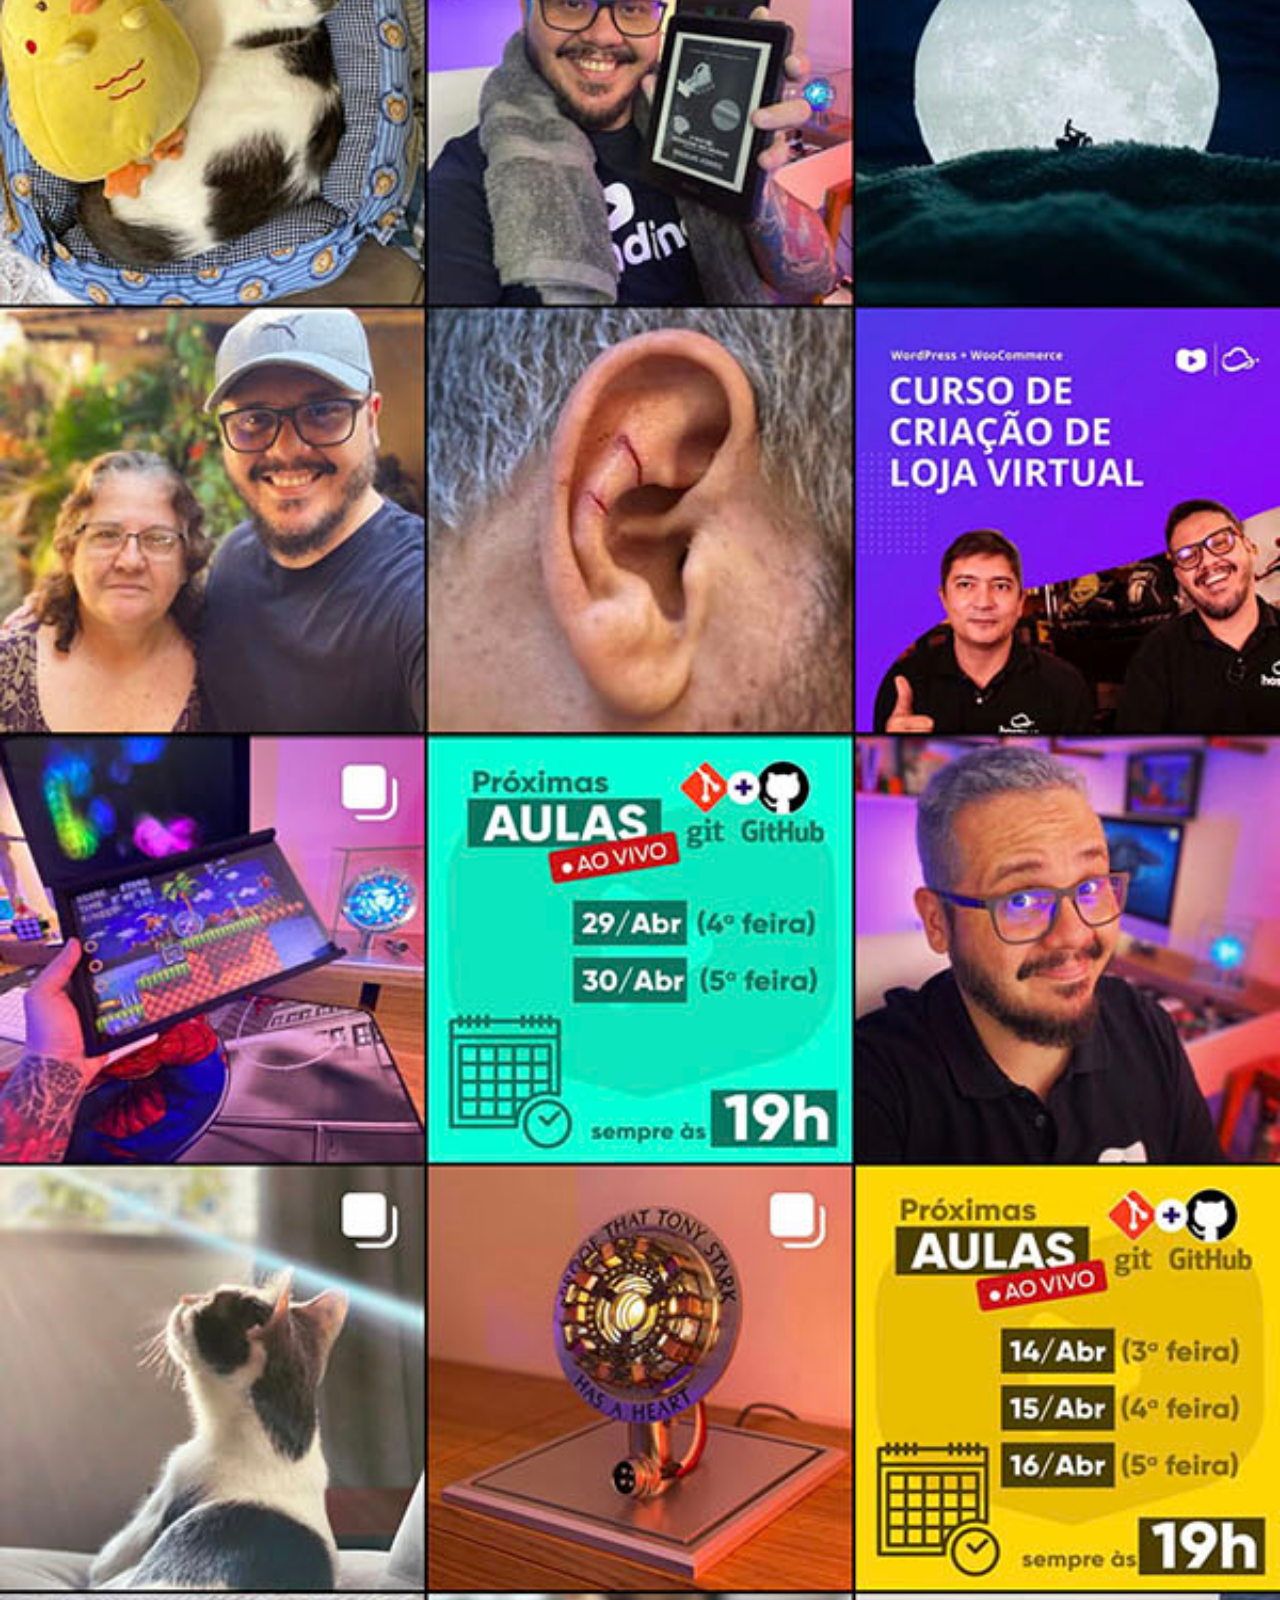
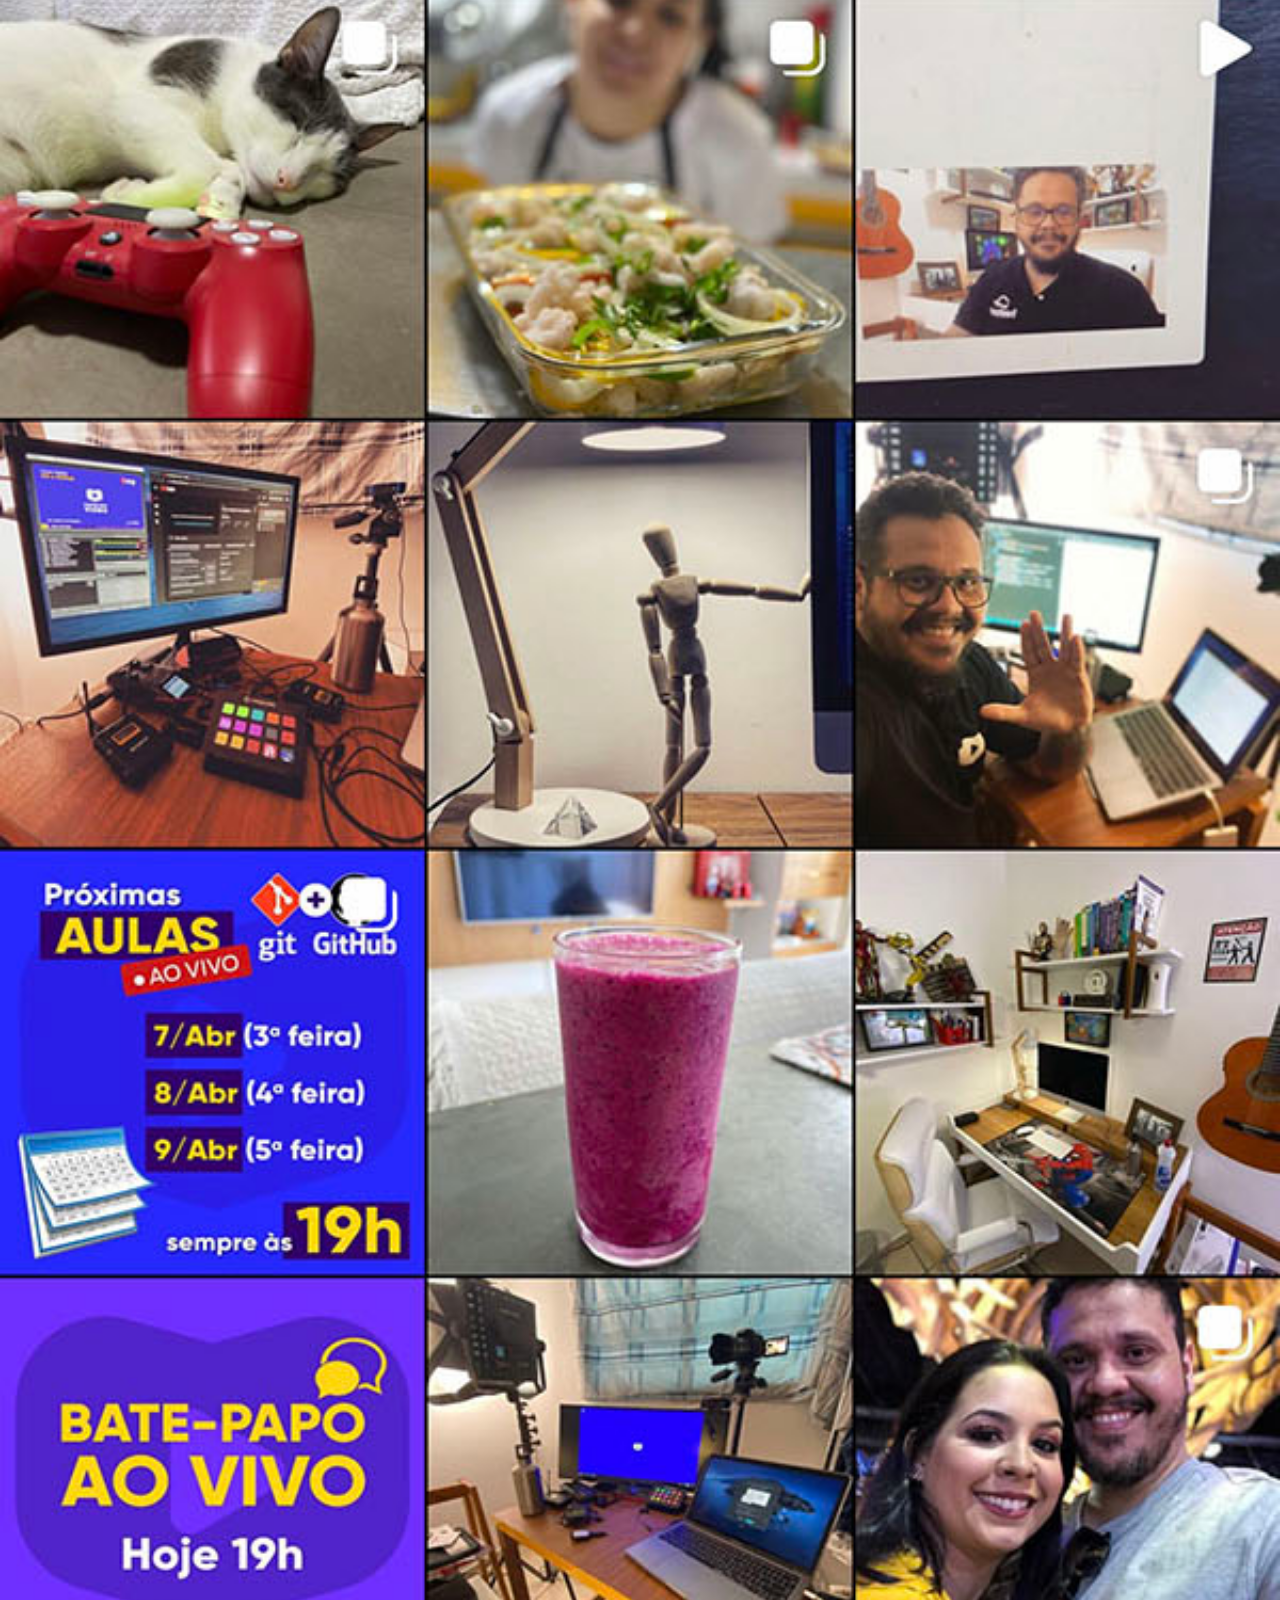
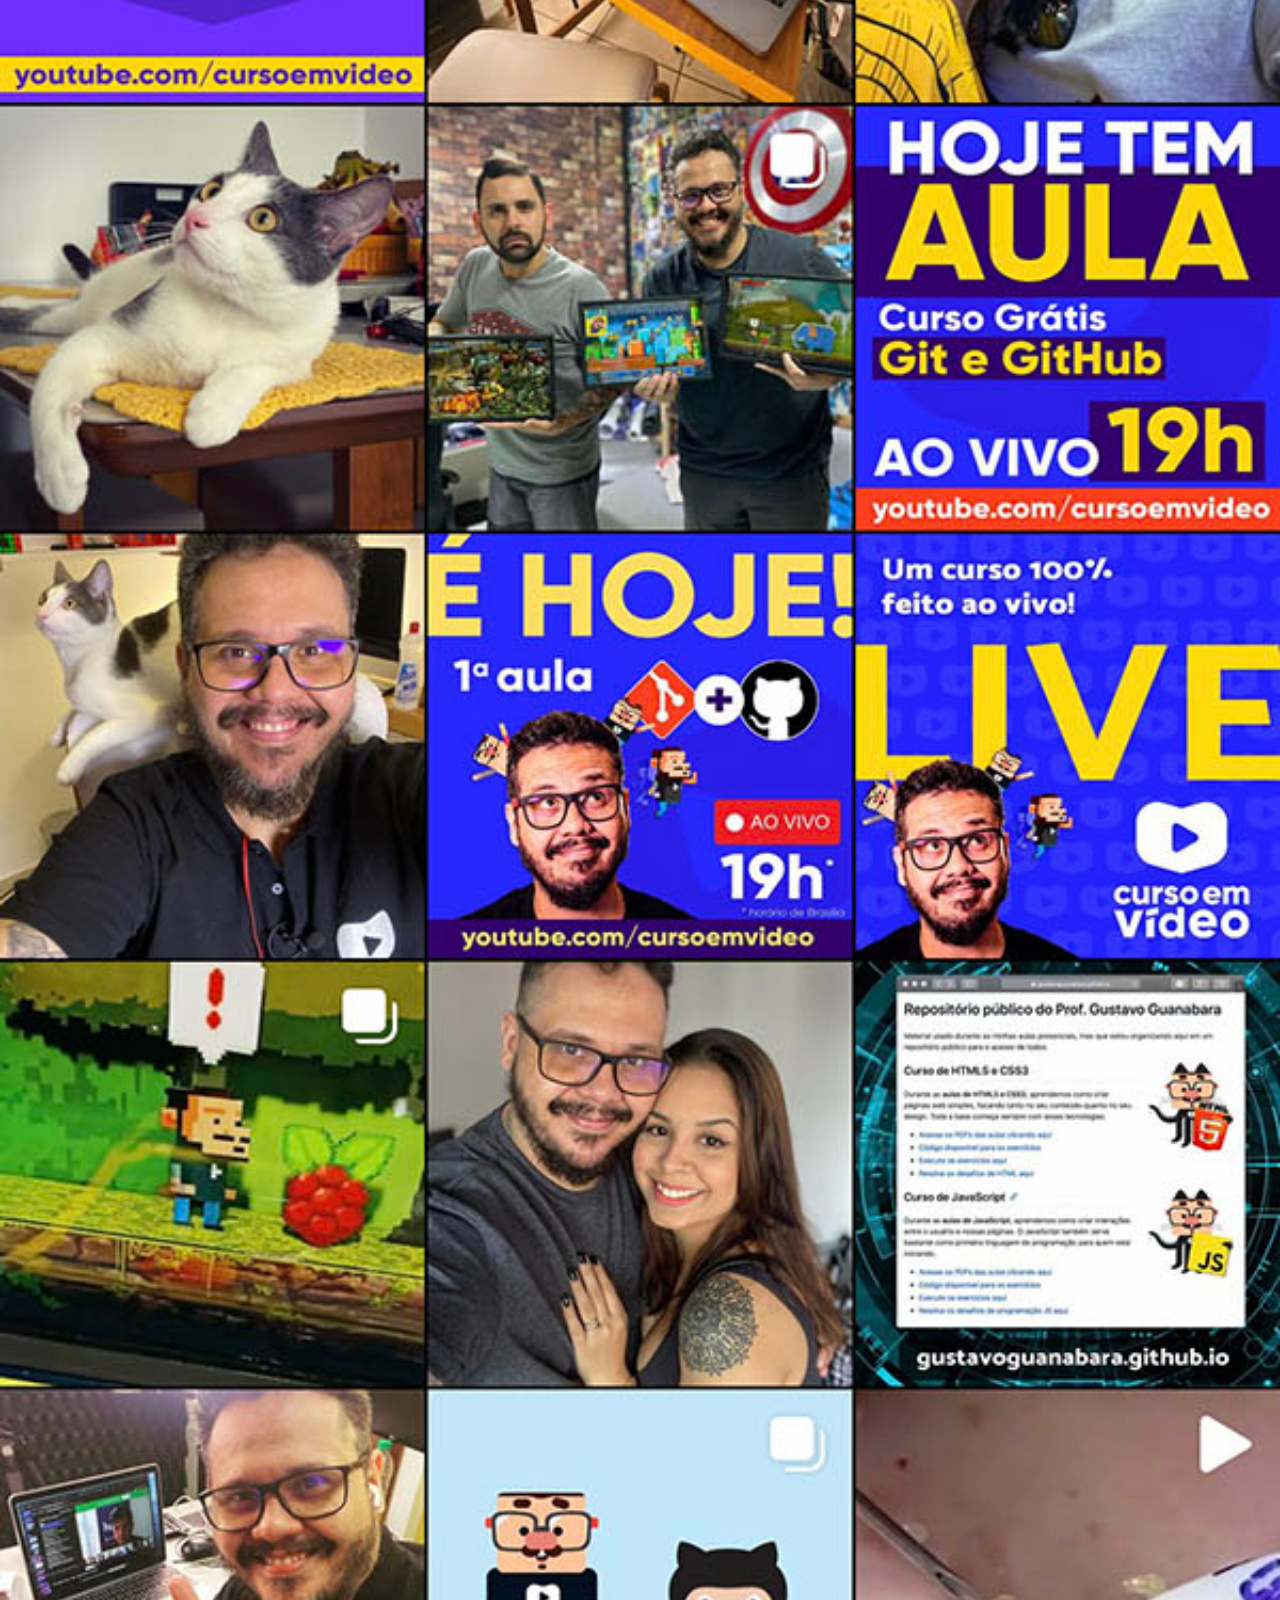
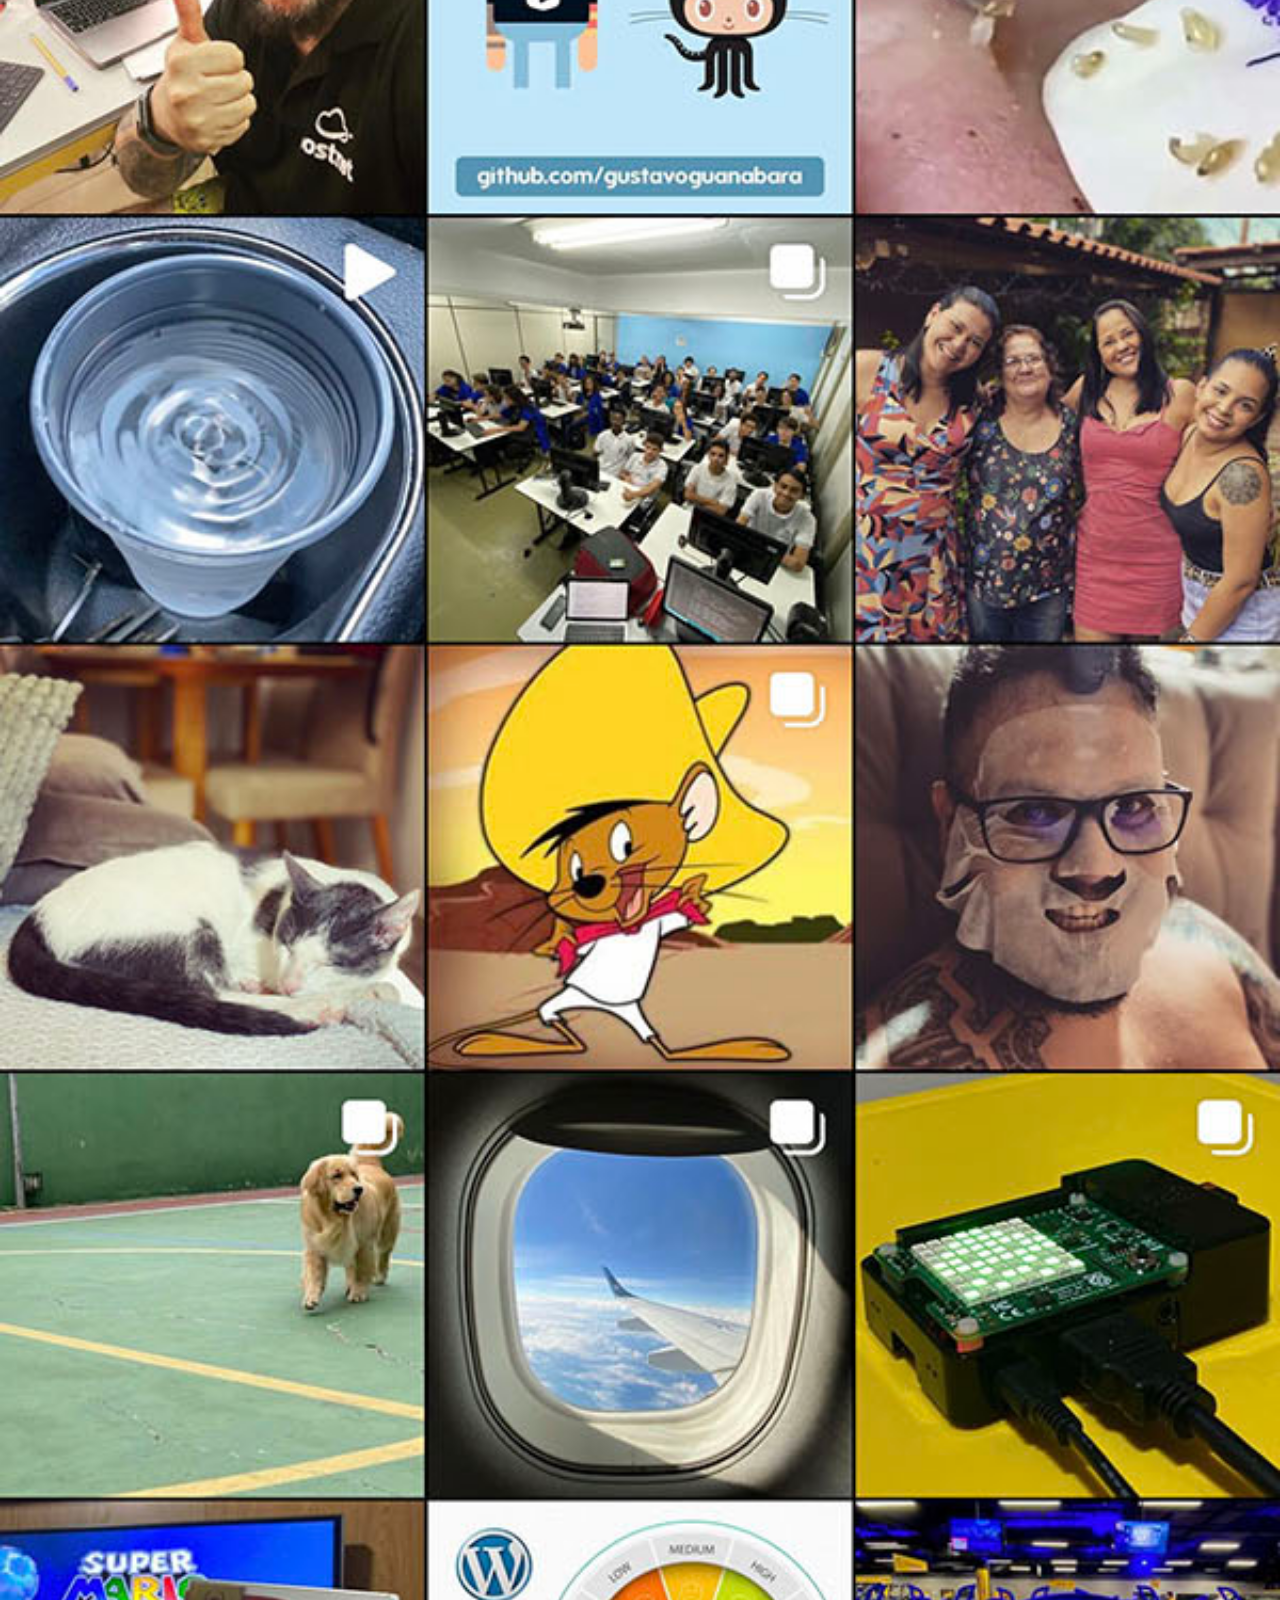
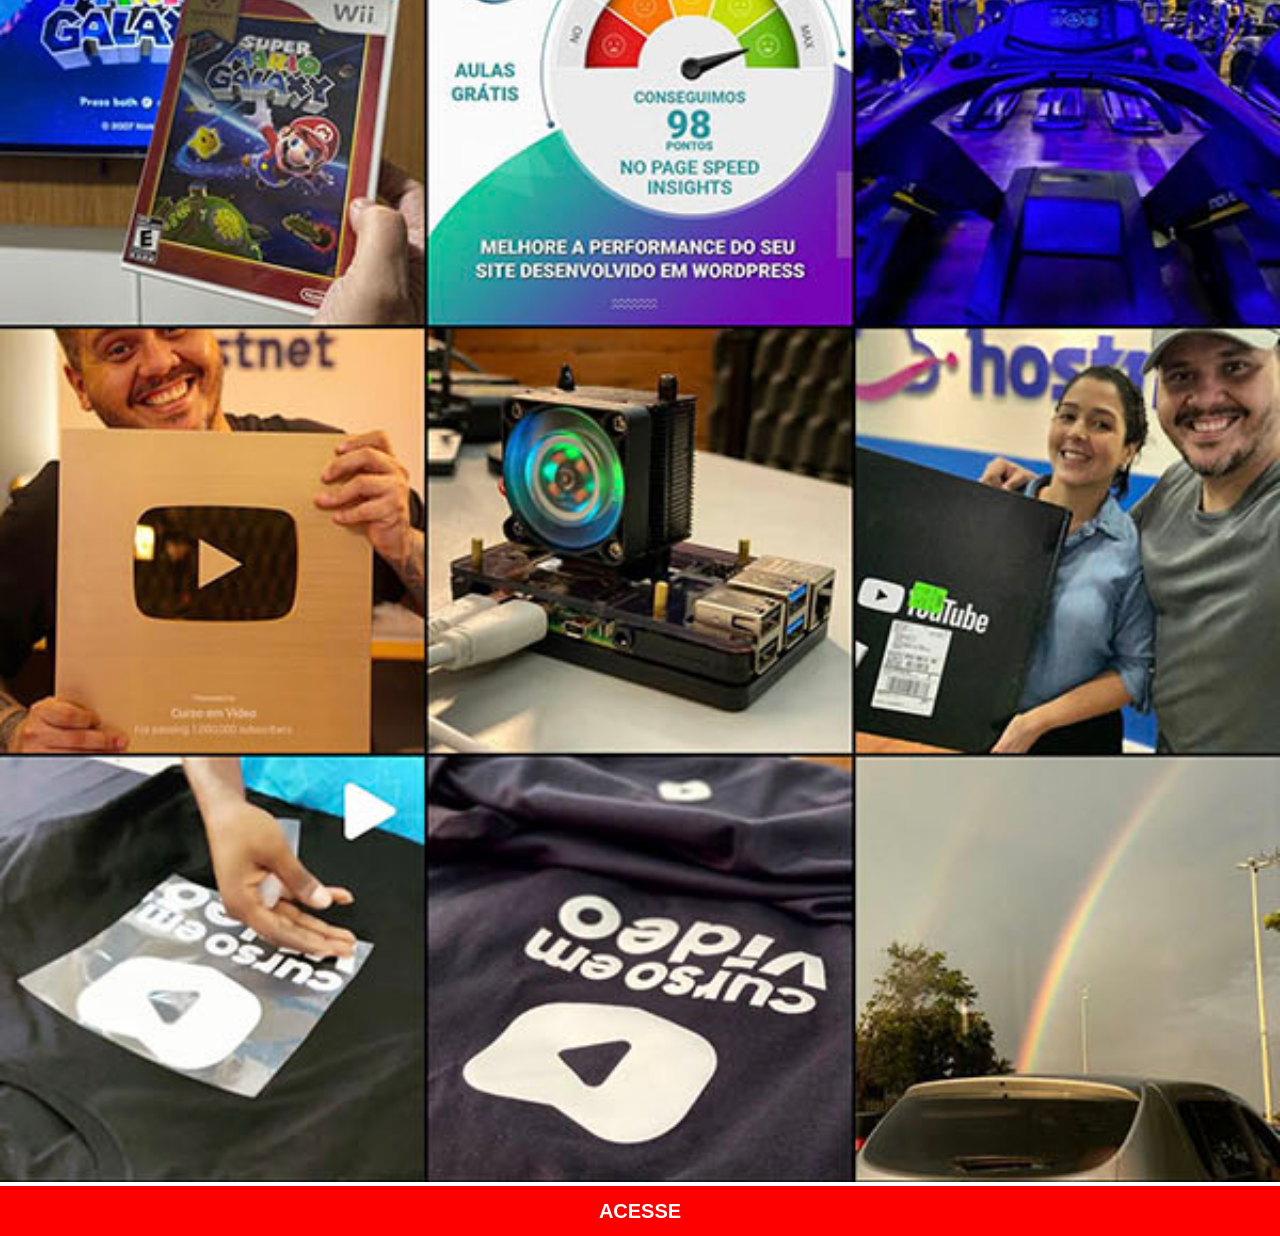
<file: instagram.html>
<!DOCTYPE html>
<html lang="pt-br">
<head>
    <meta charset="UTF-8">
    <meta name="viewport" content="width=device-width, initial-scale=1.0">
    <title>Instagram</title>
    <link rel="stylesheet" href="estilos/social.css">
</head>
<body>
    <img src="imagens/tela-instagram.jpg" alt="Instagram">
    <a href="https://www.instagram.com/cursoemvideo/" target="_blank">ACESSE</a>
</body>
</html>
</file>
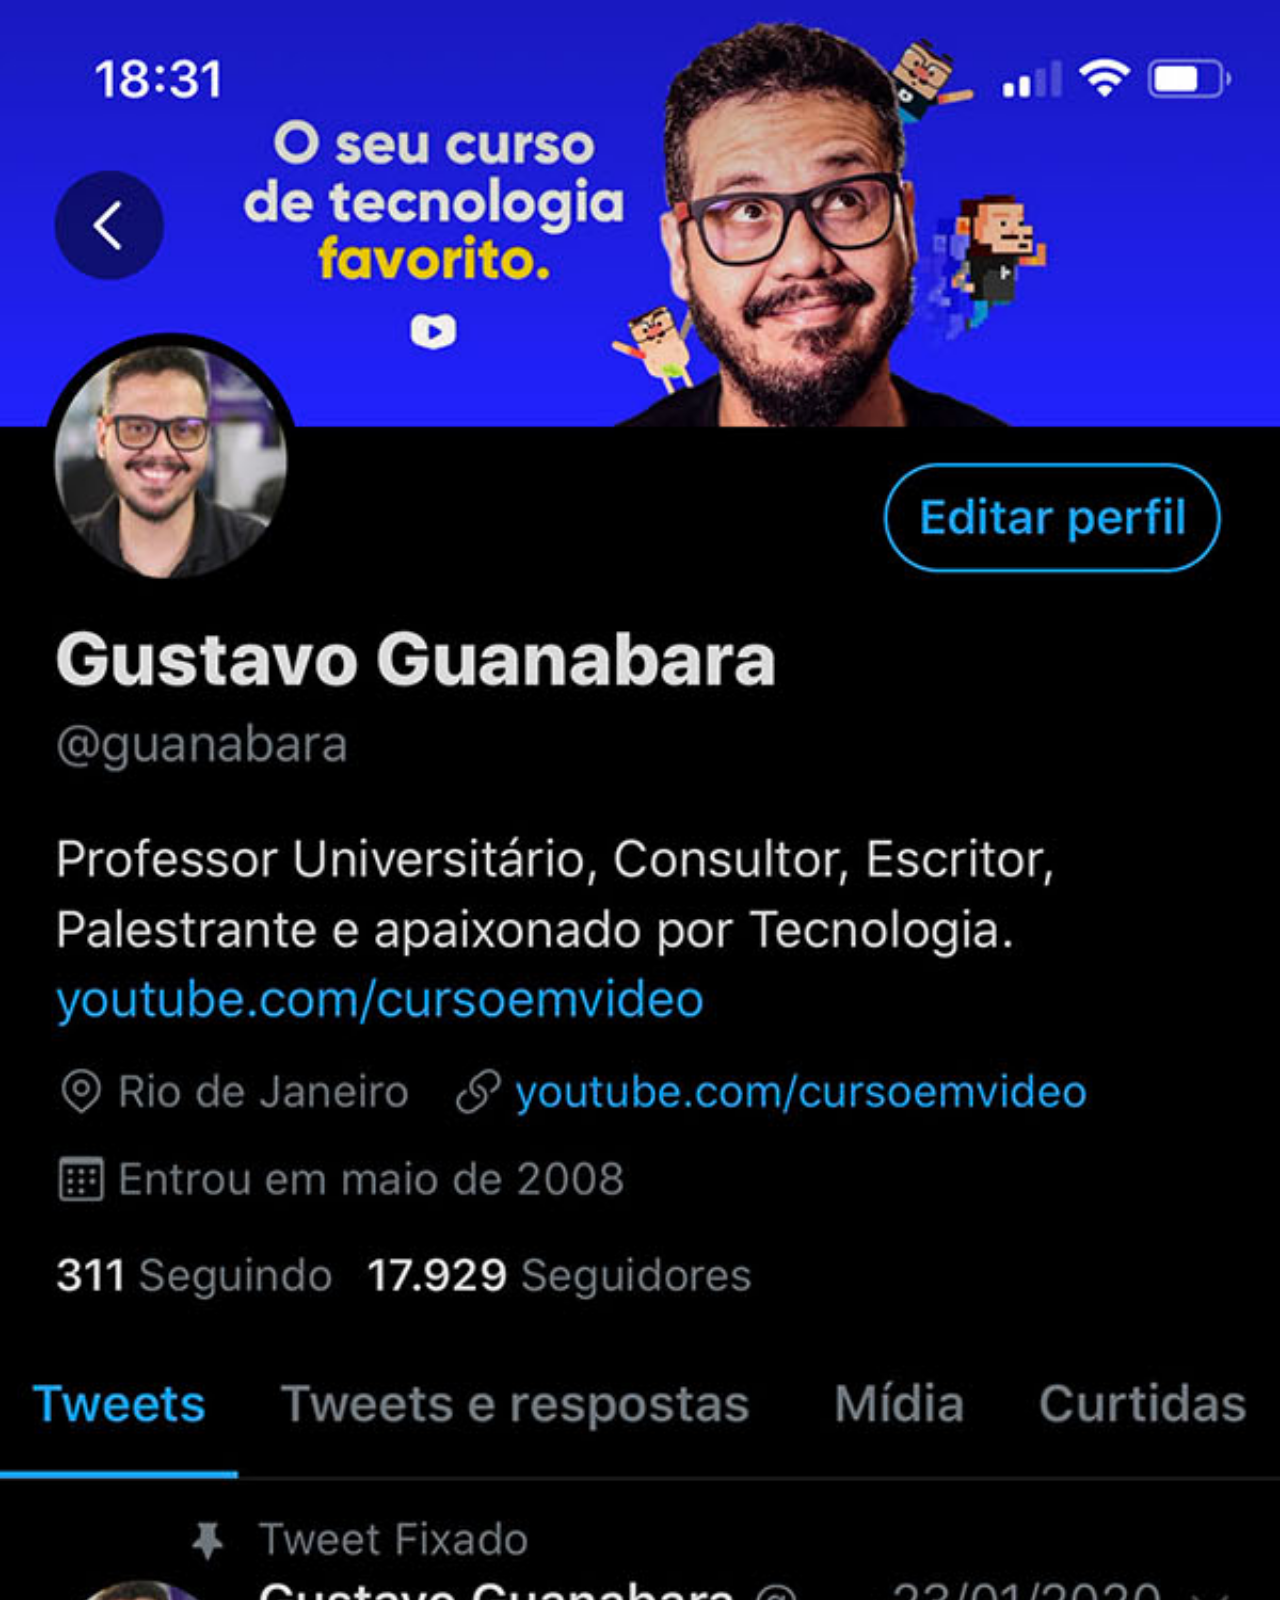
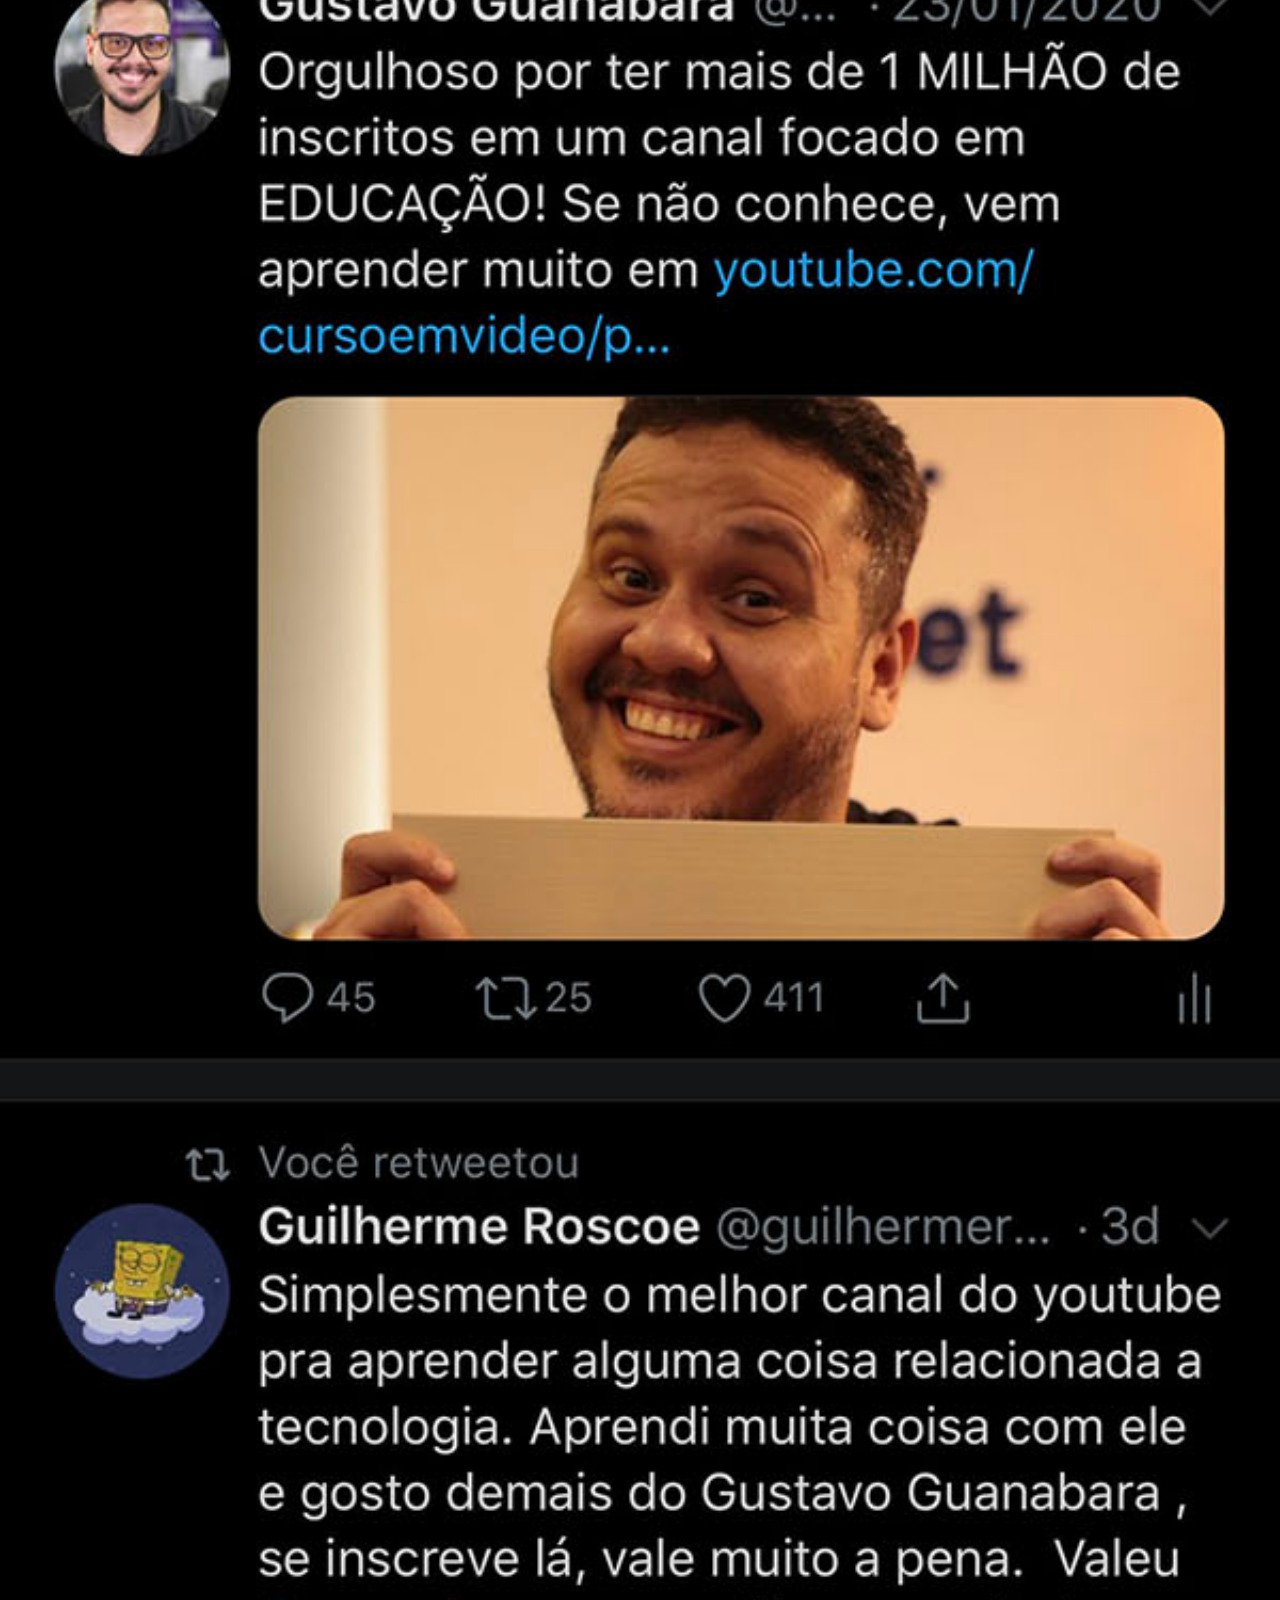
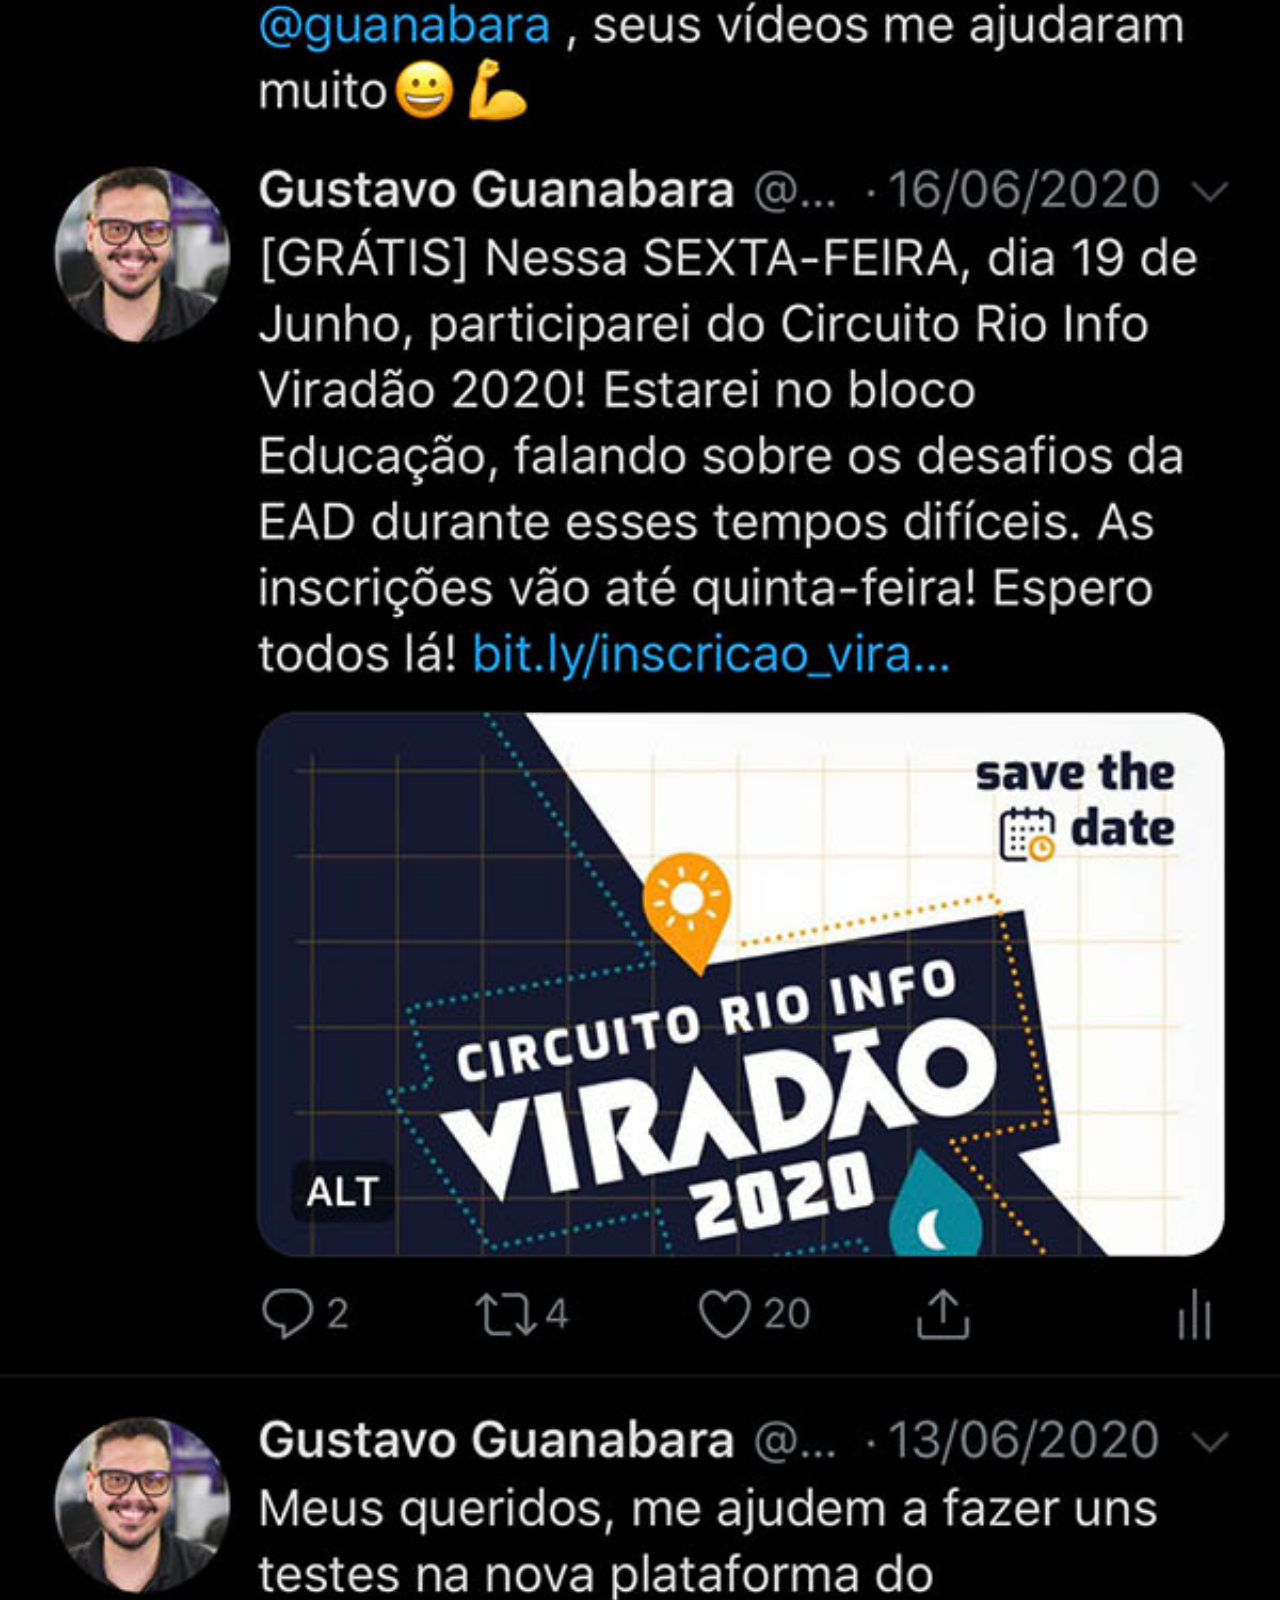
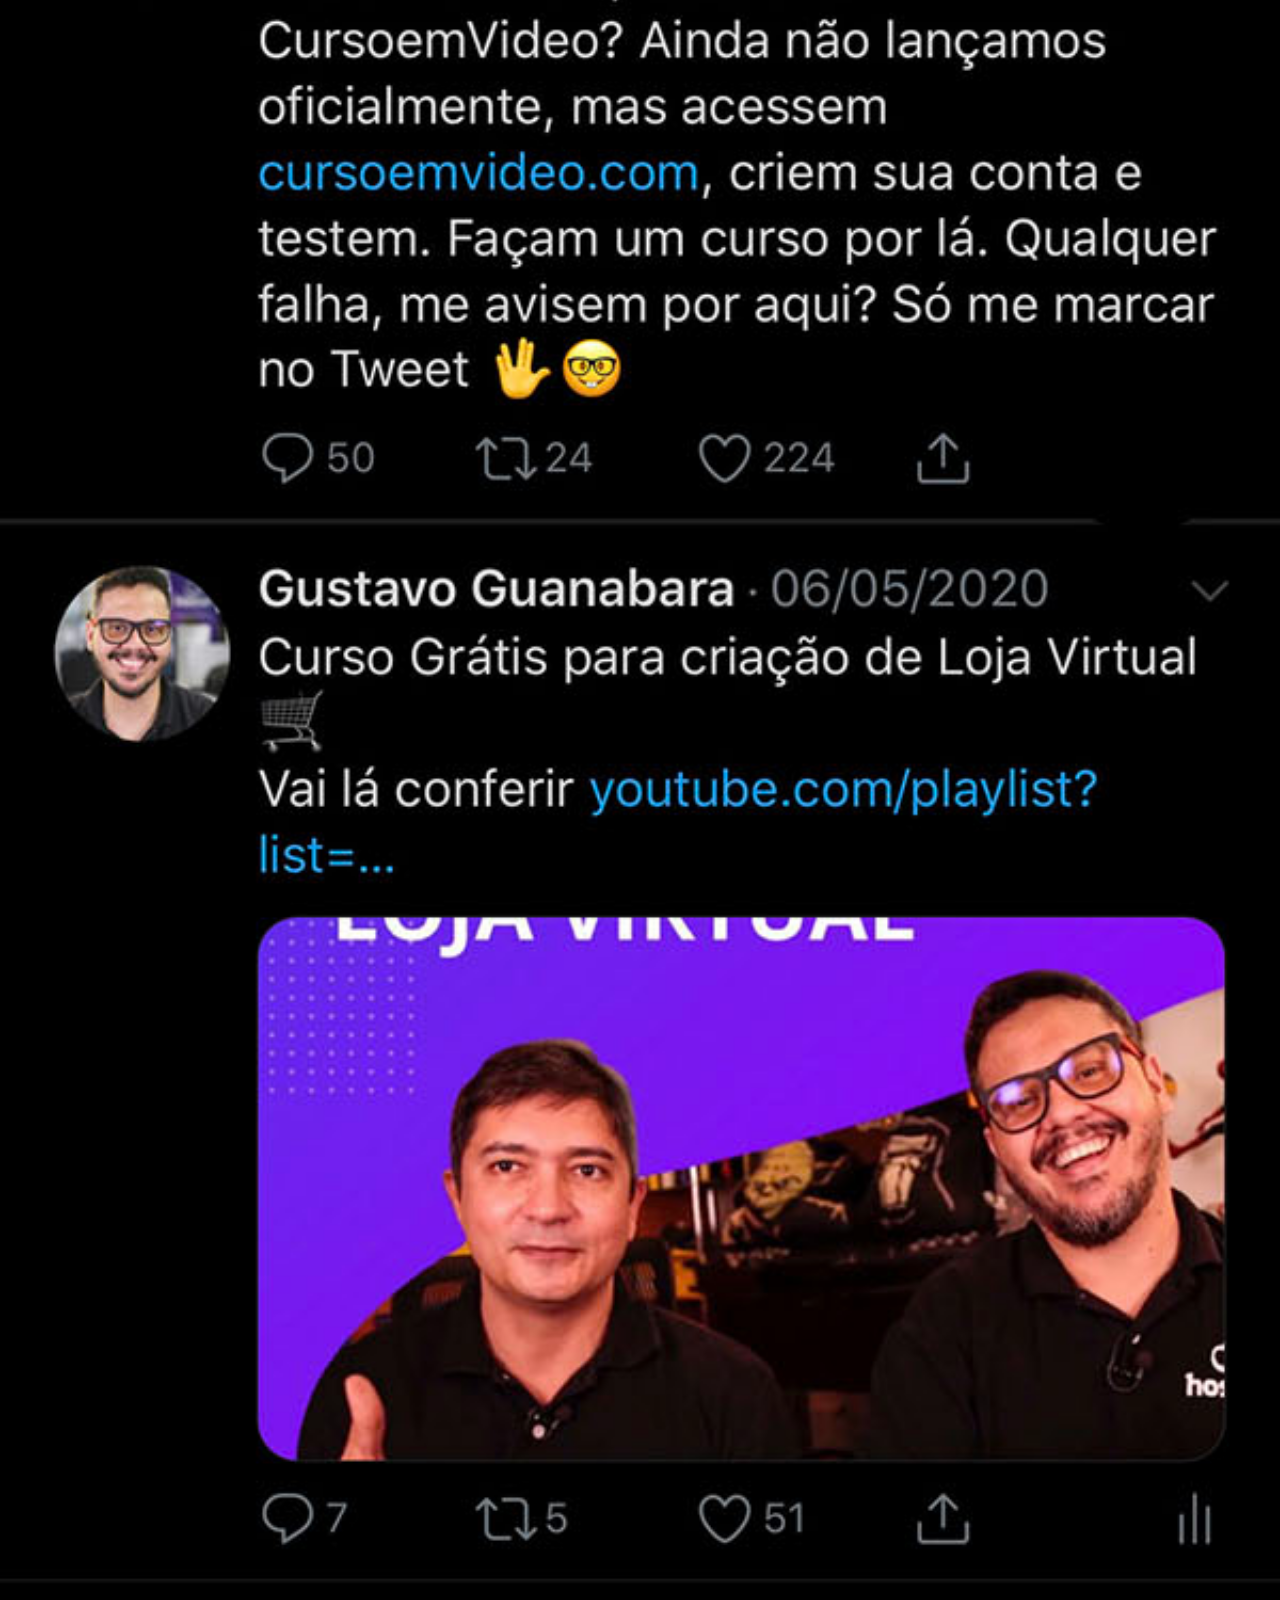
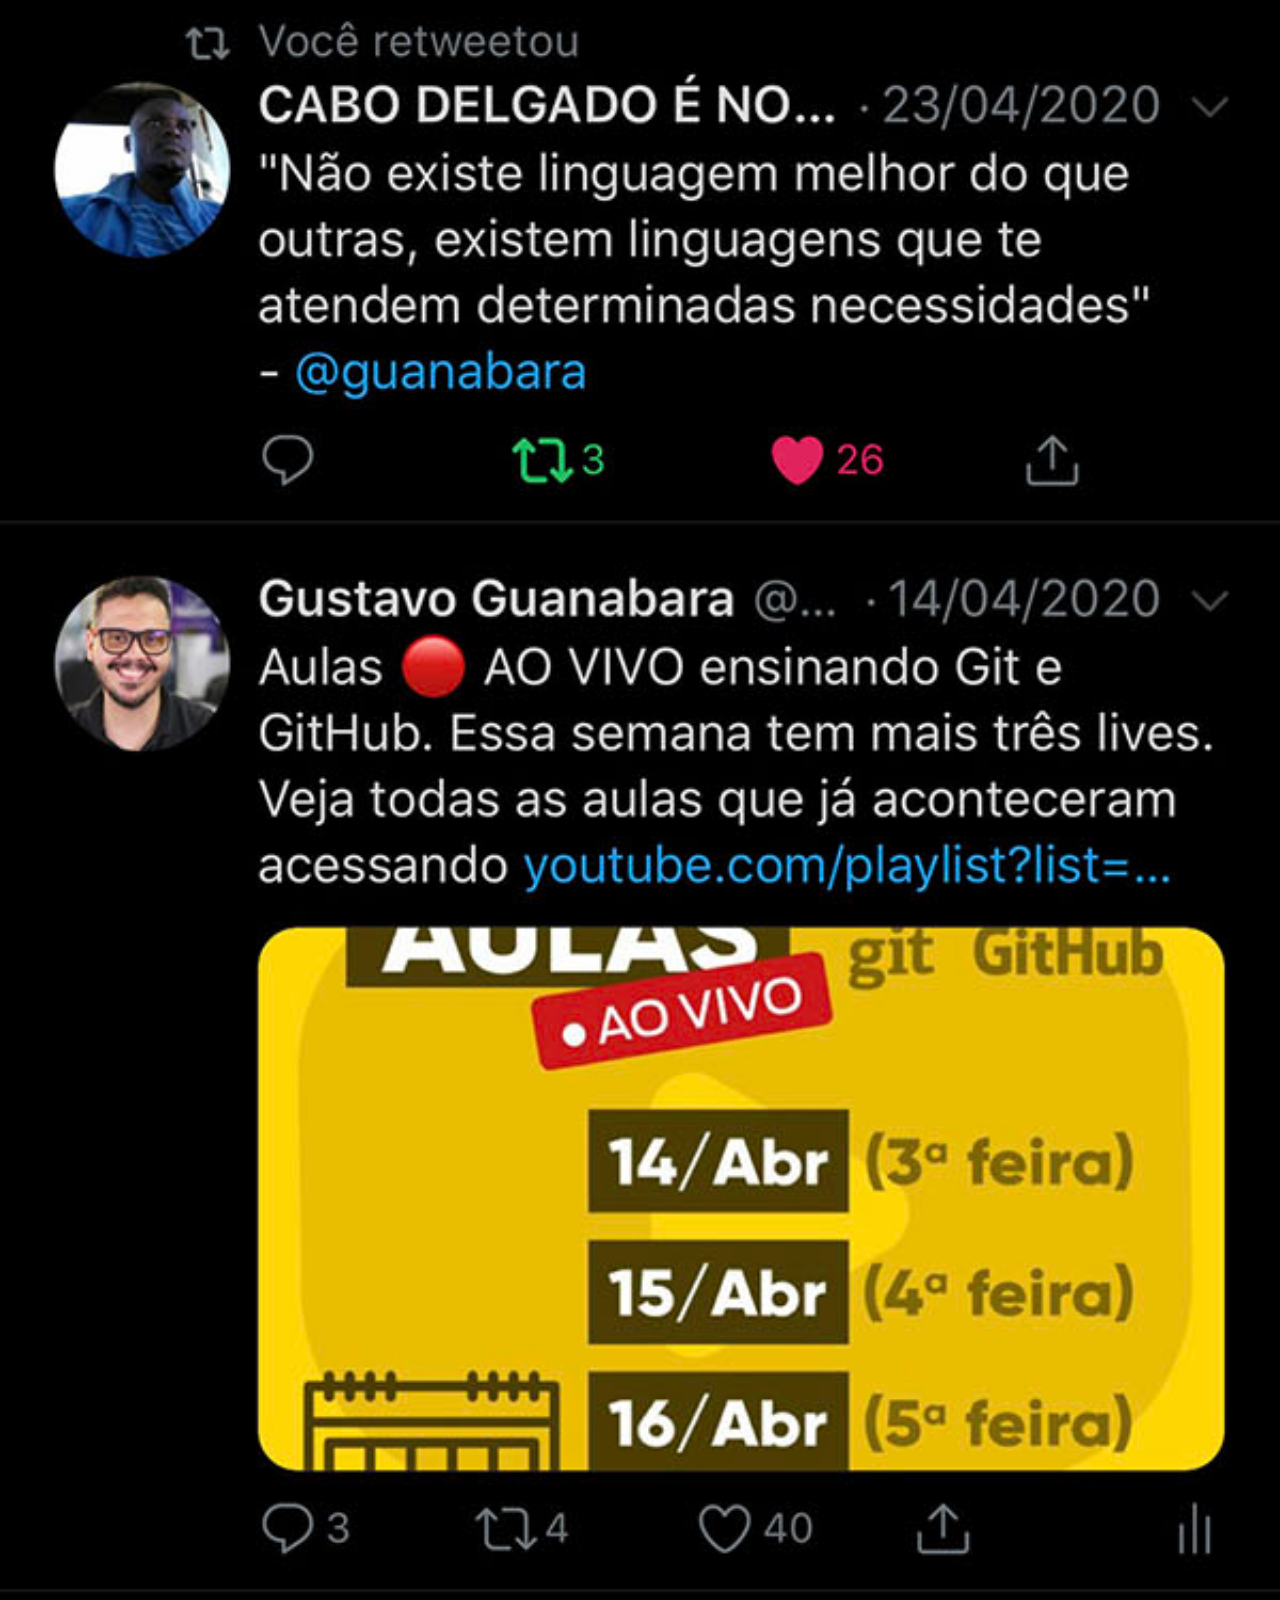
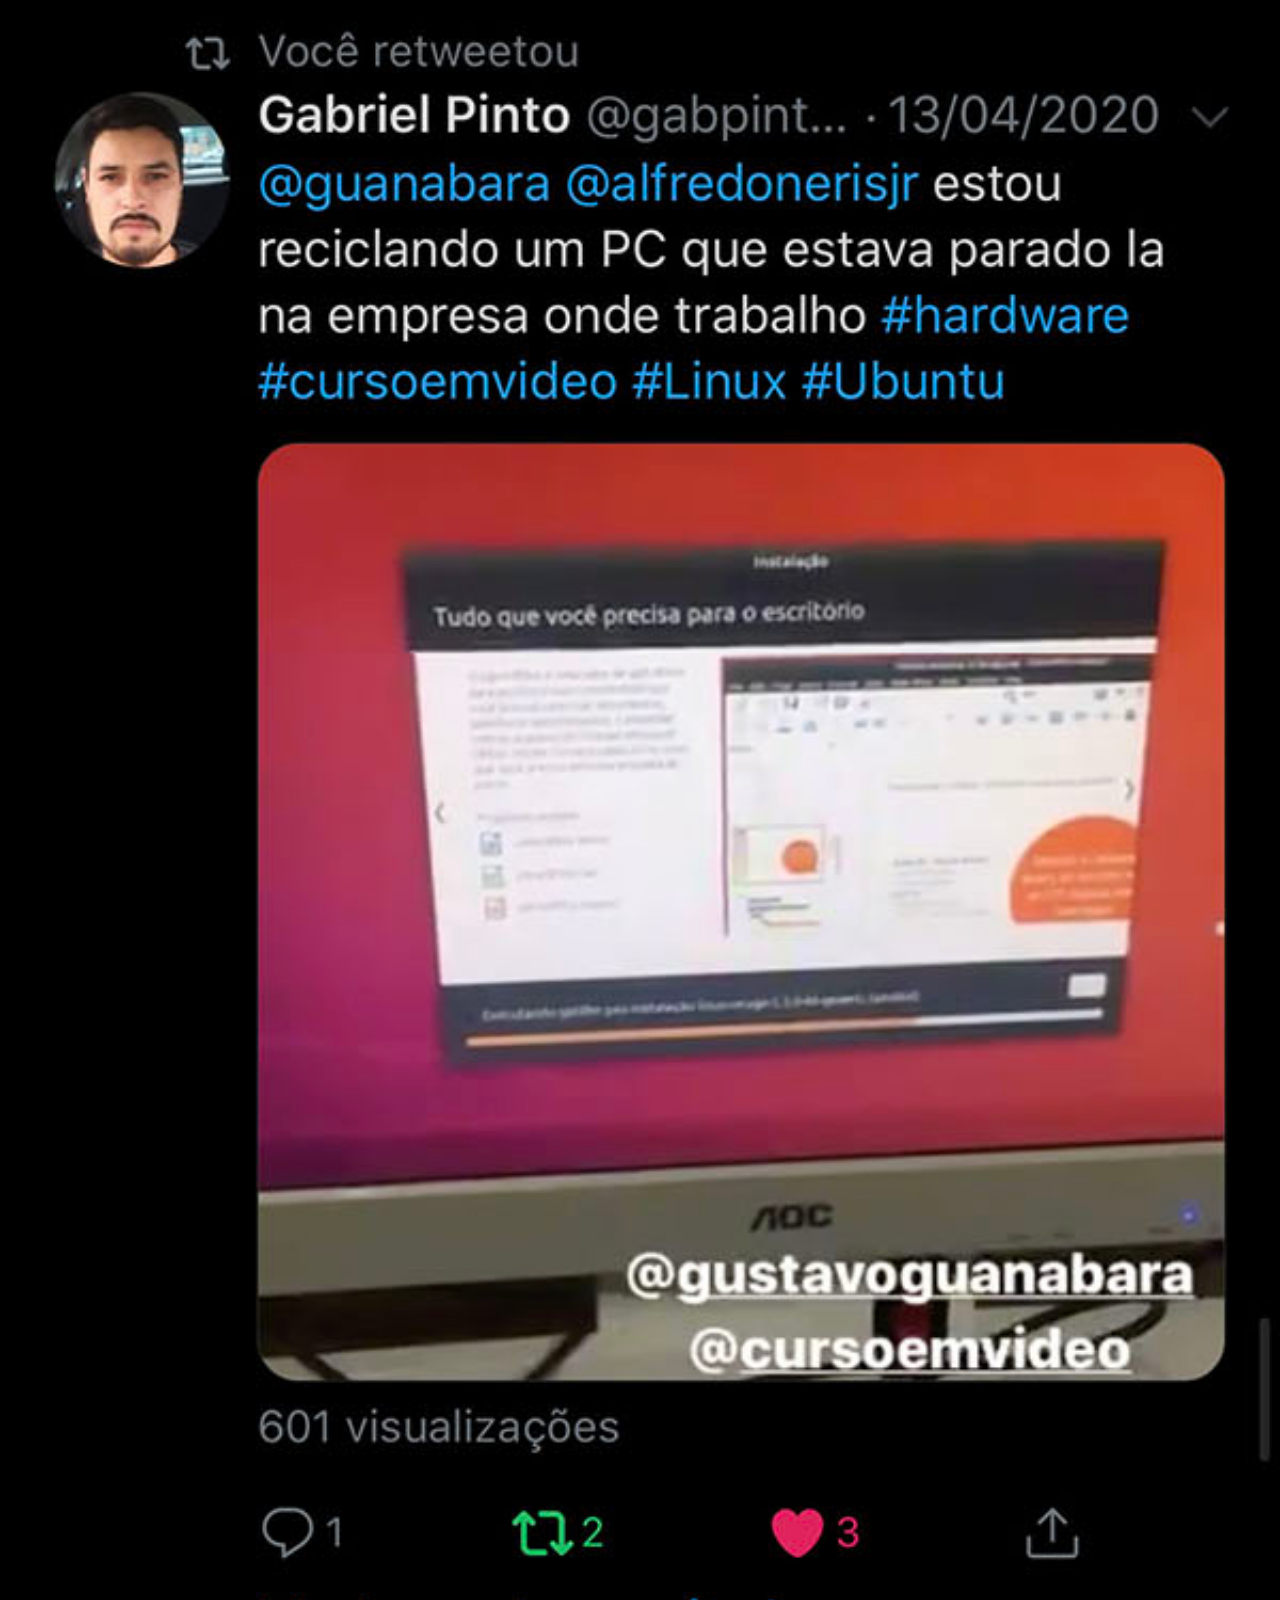
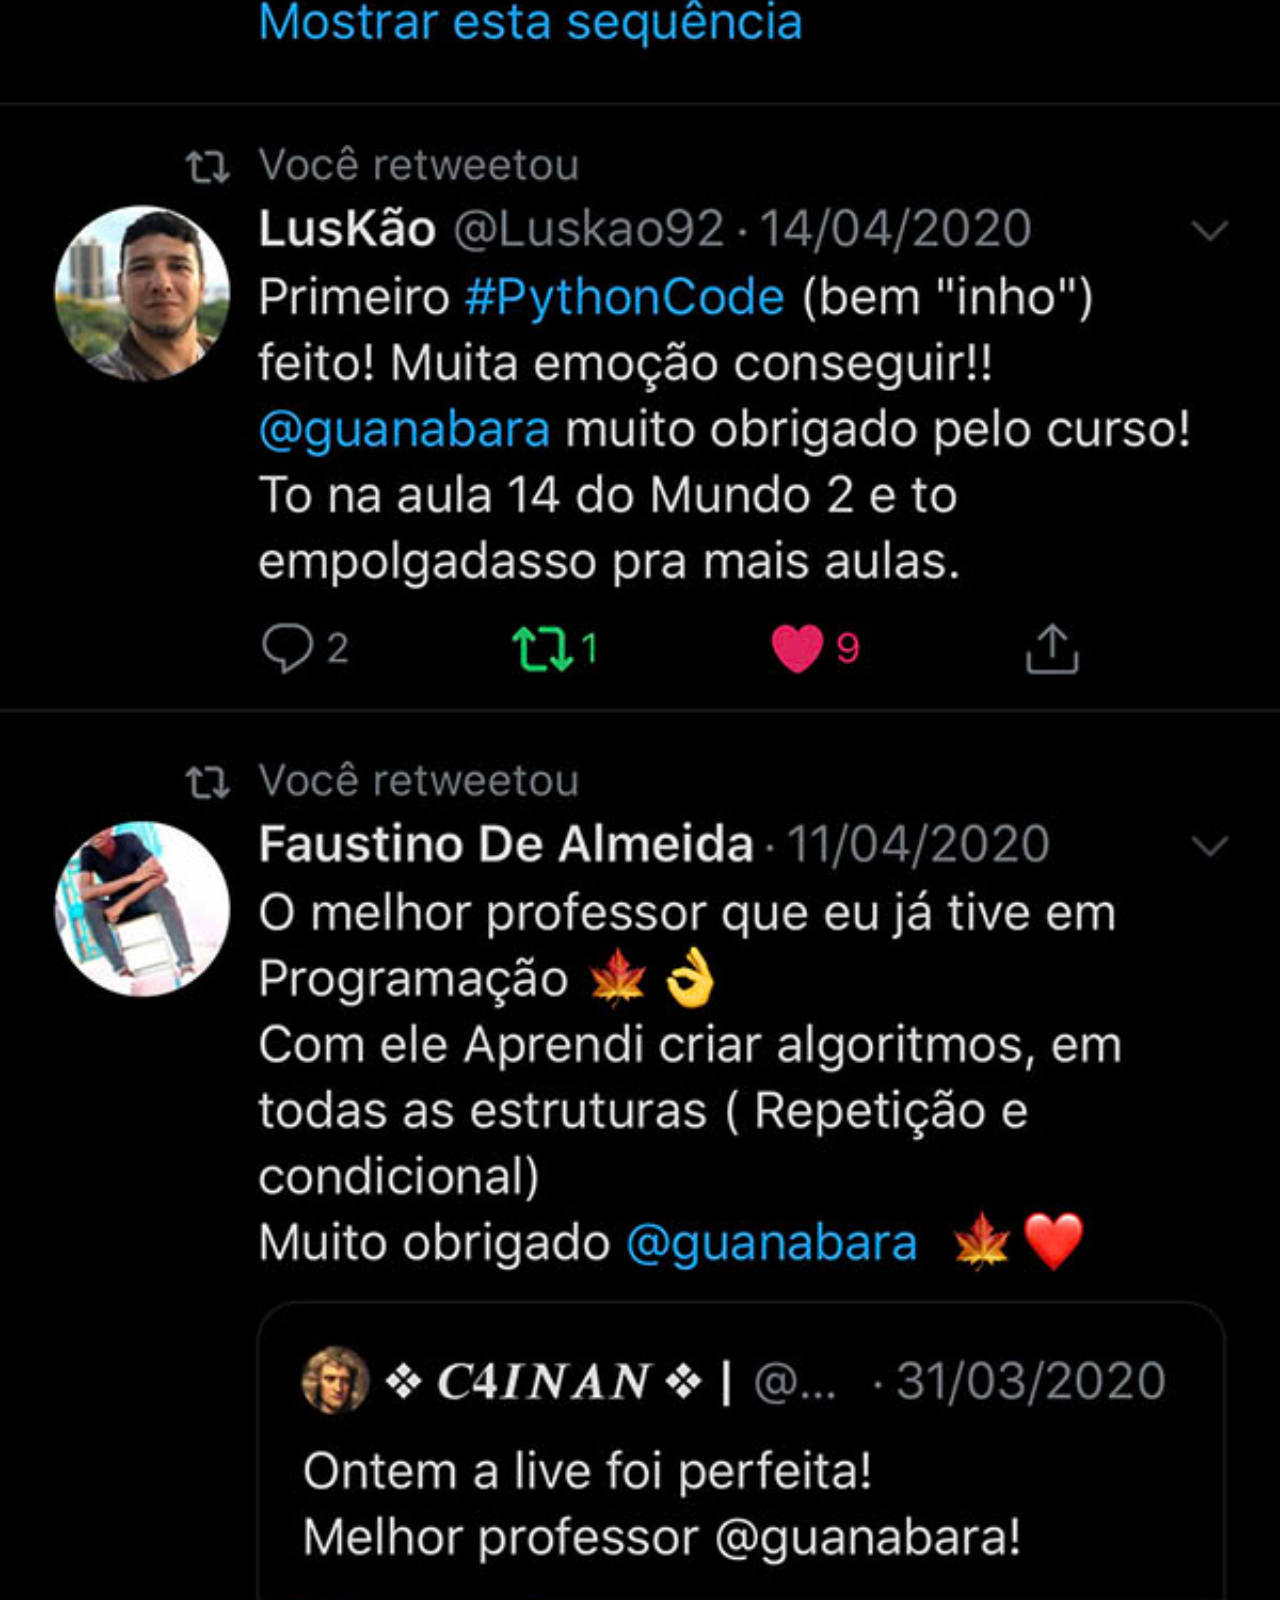
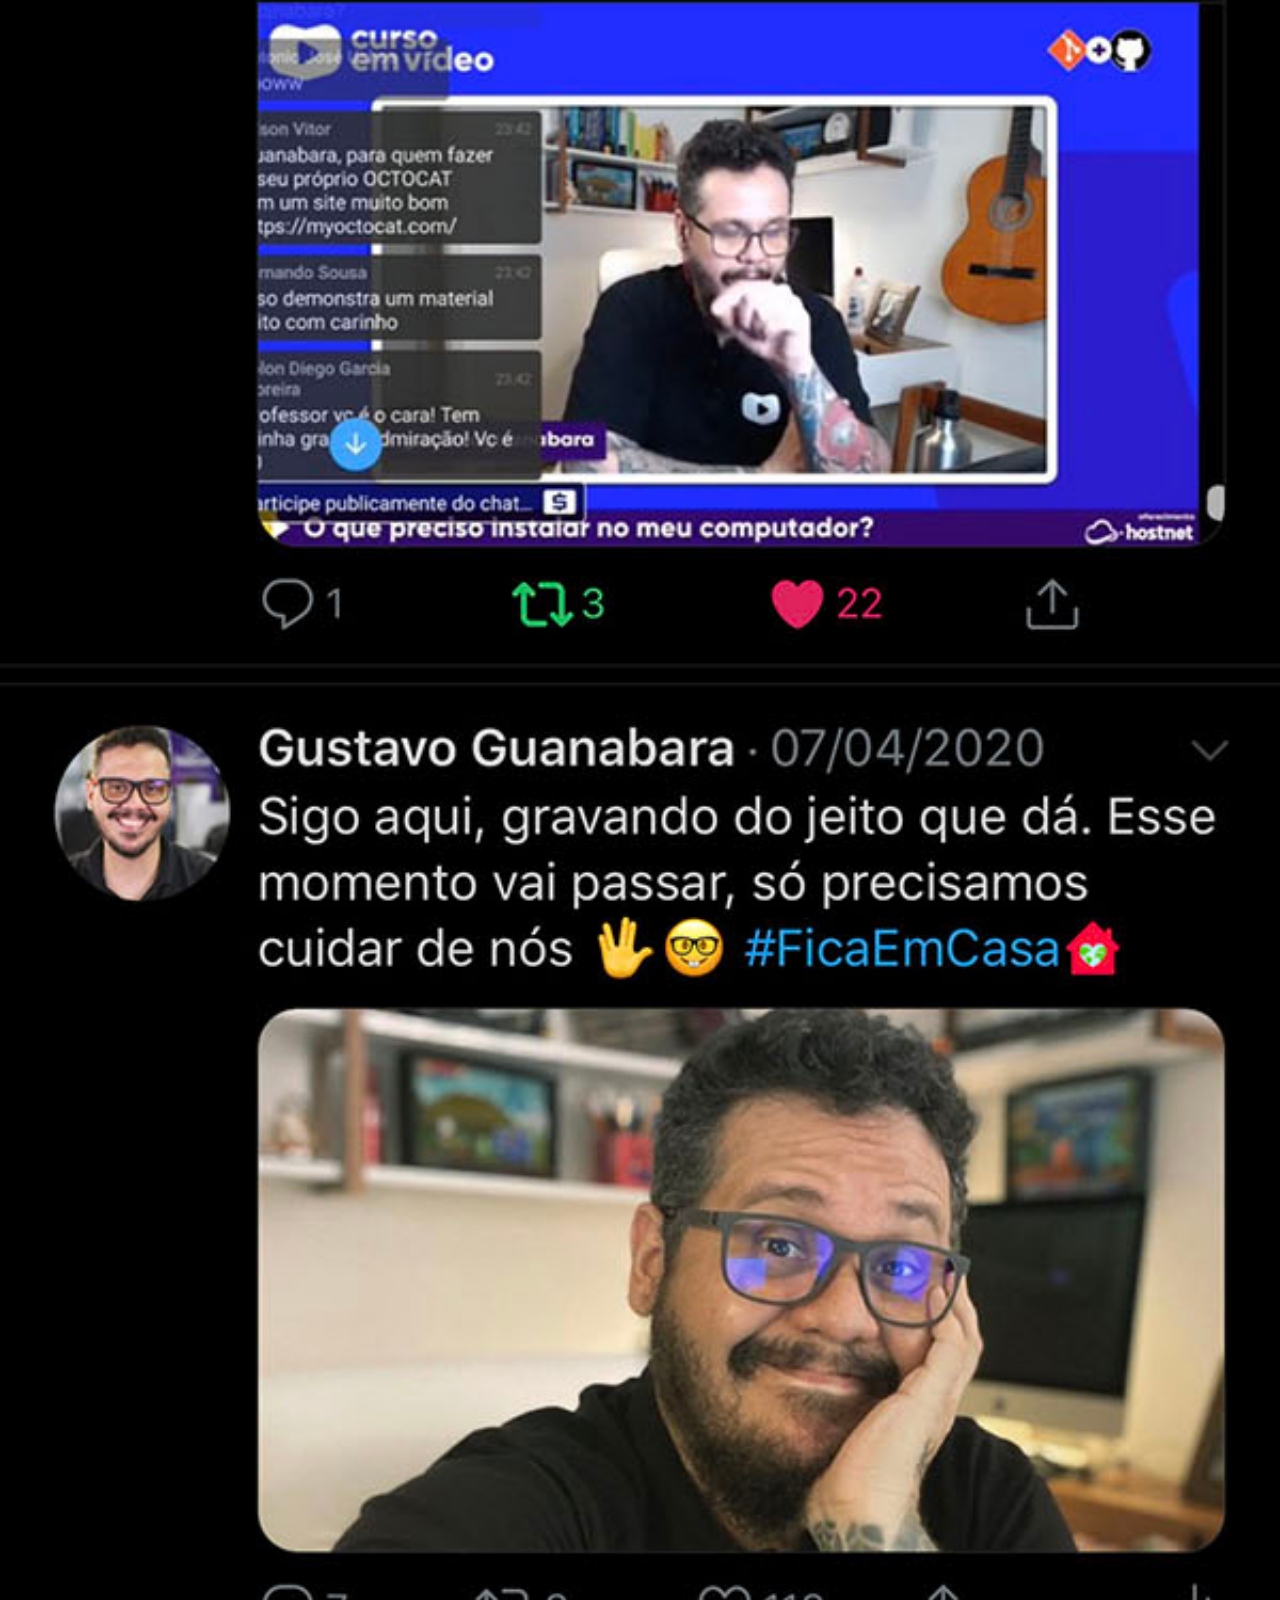
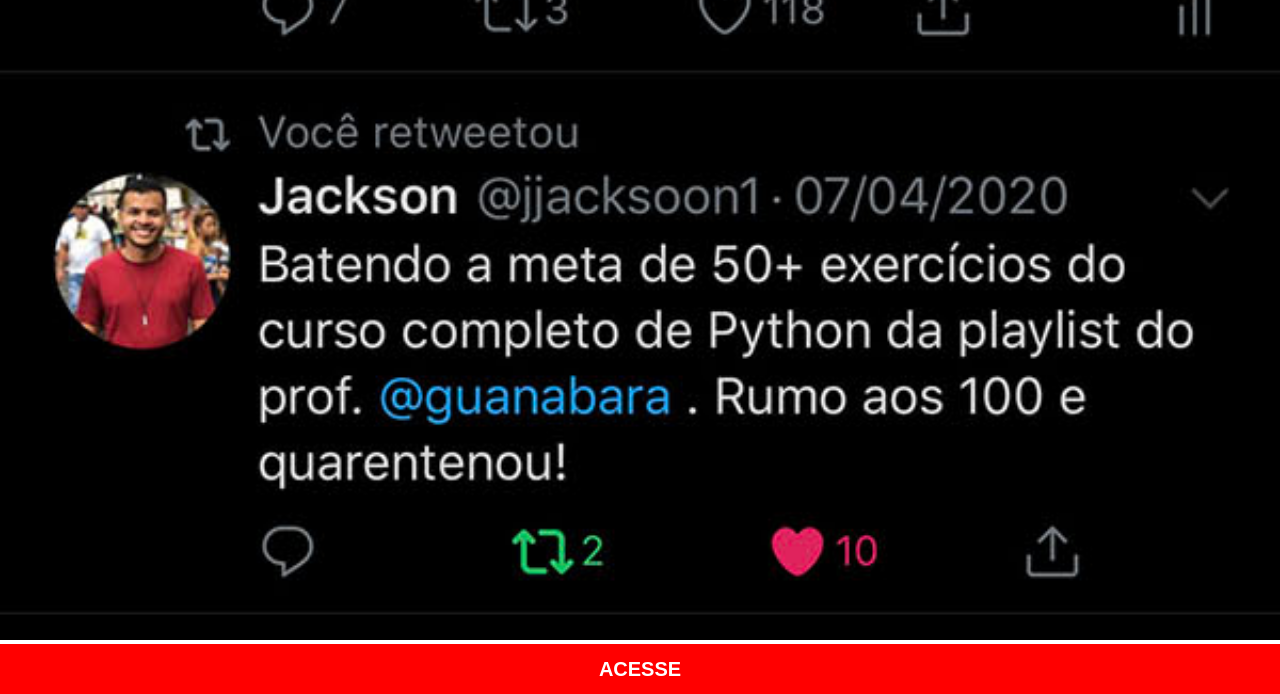
<file: twitter.html>
<!DOCTYPE html>
<html lang="pt-br">
<head>
    <meta charset="UTF-8">
    <meta name="viewport" content="width=device-width, initial-scale=1.0">
    <title>Twitter</title>
    <link rel="stylesheet" href="estilos/social.css">
</head>
<body>
    <img src="imagens/tela-twitter.jpg" alt="Twitter">
    <a href="https://x.com/cursosemvideo" target="_blank">ACESSE</a>
</body>
</html>
</file>
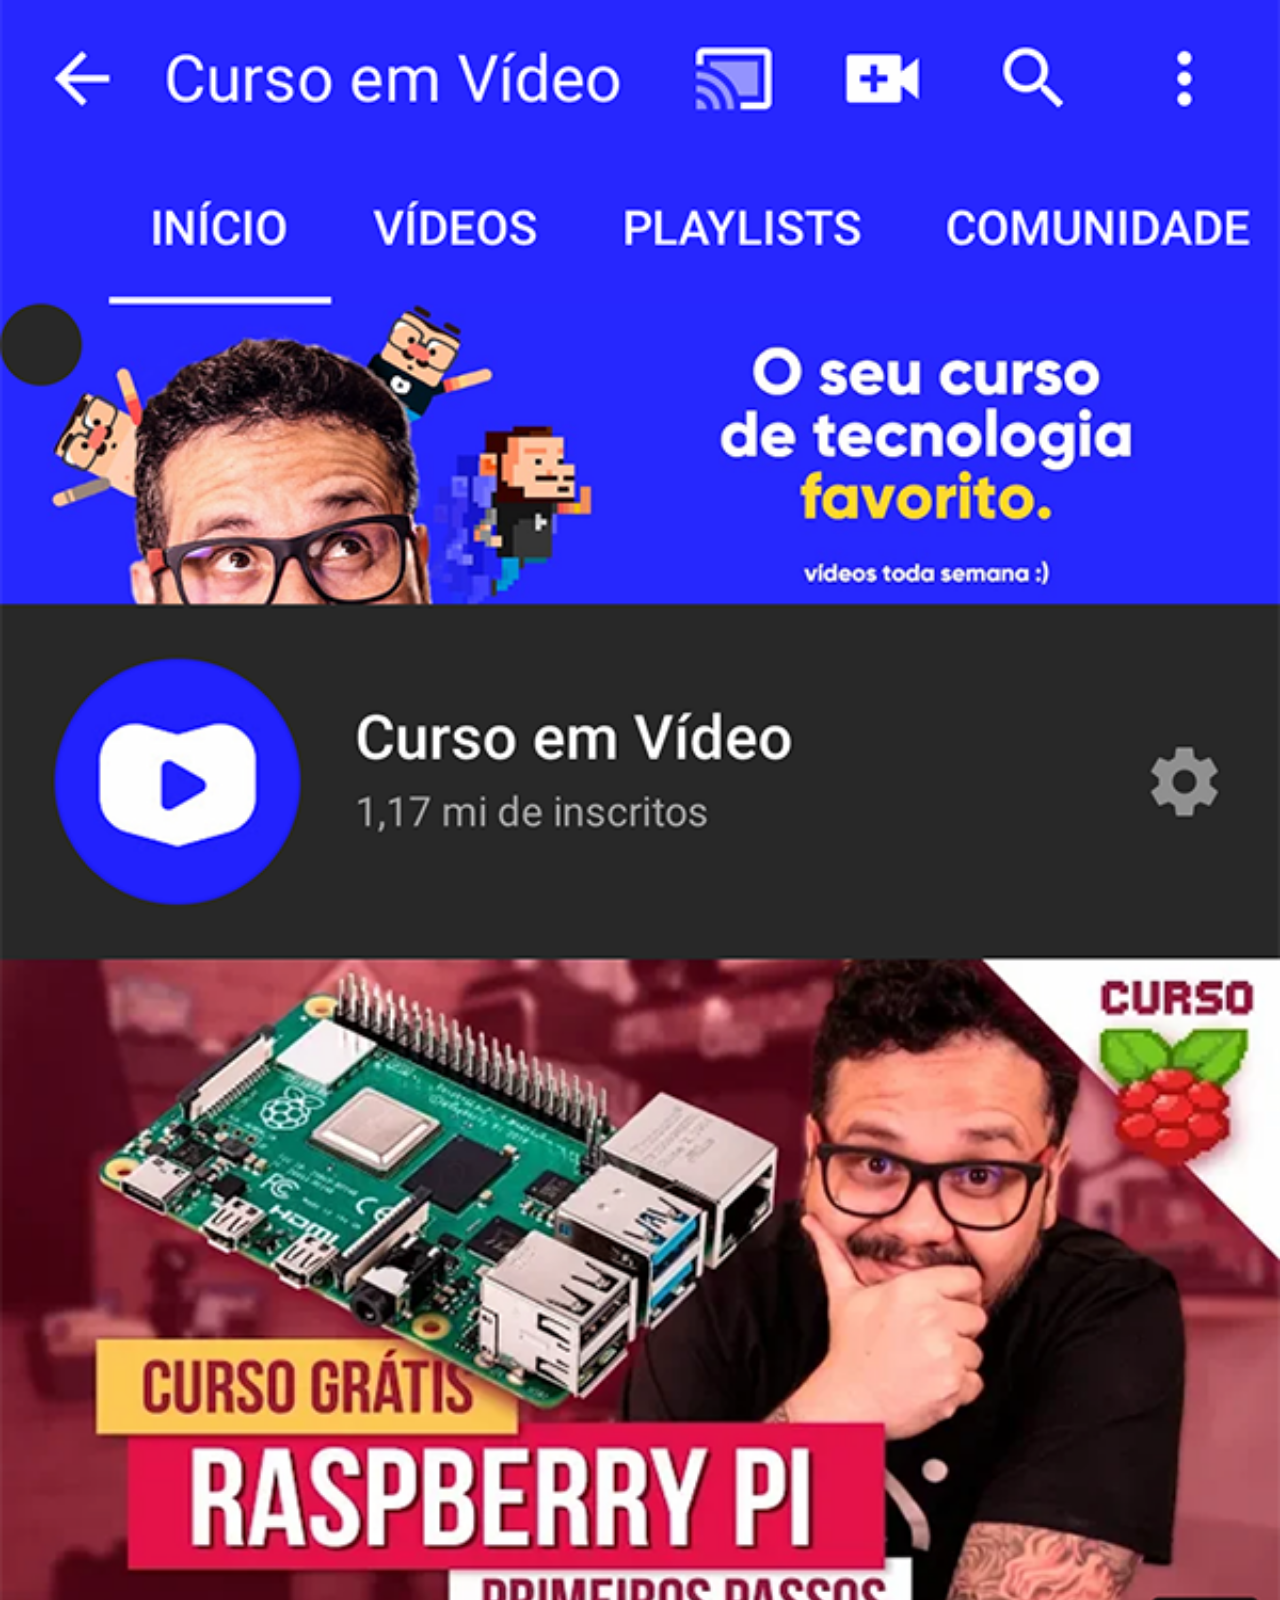
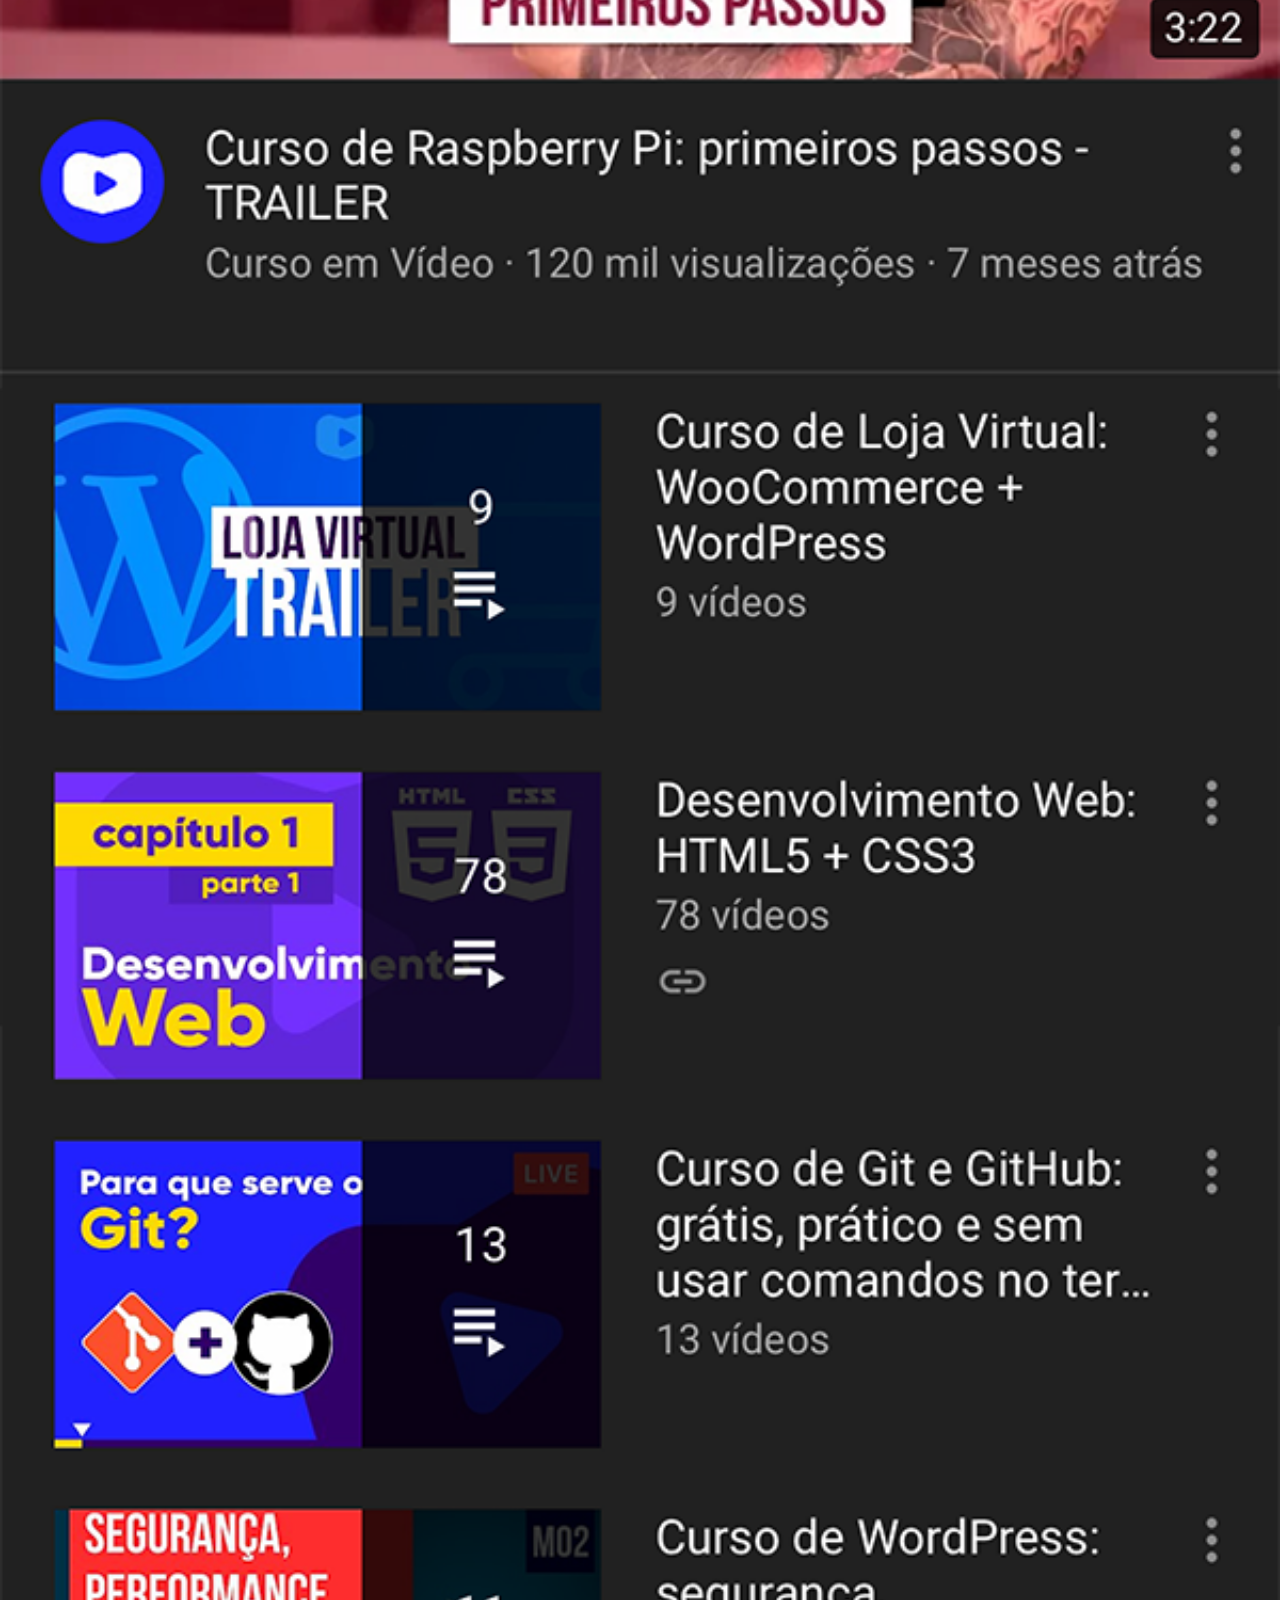
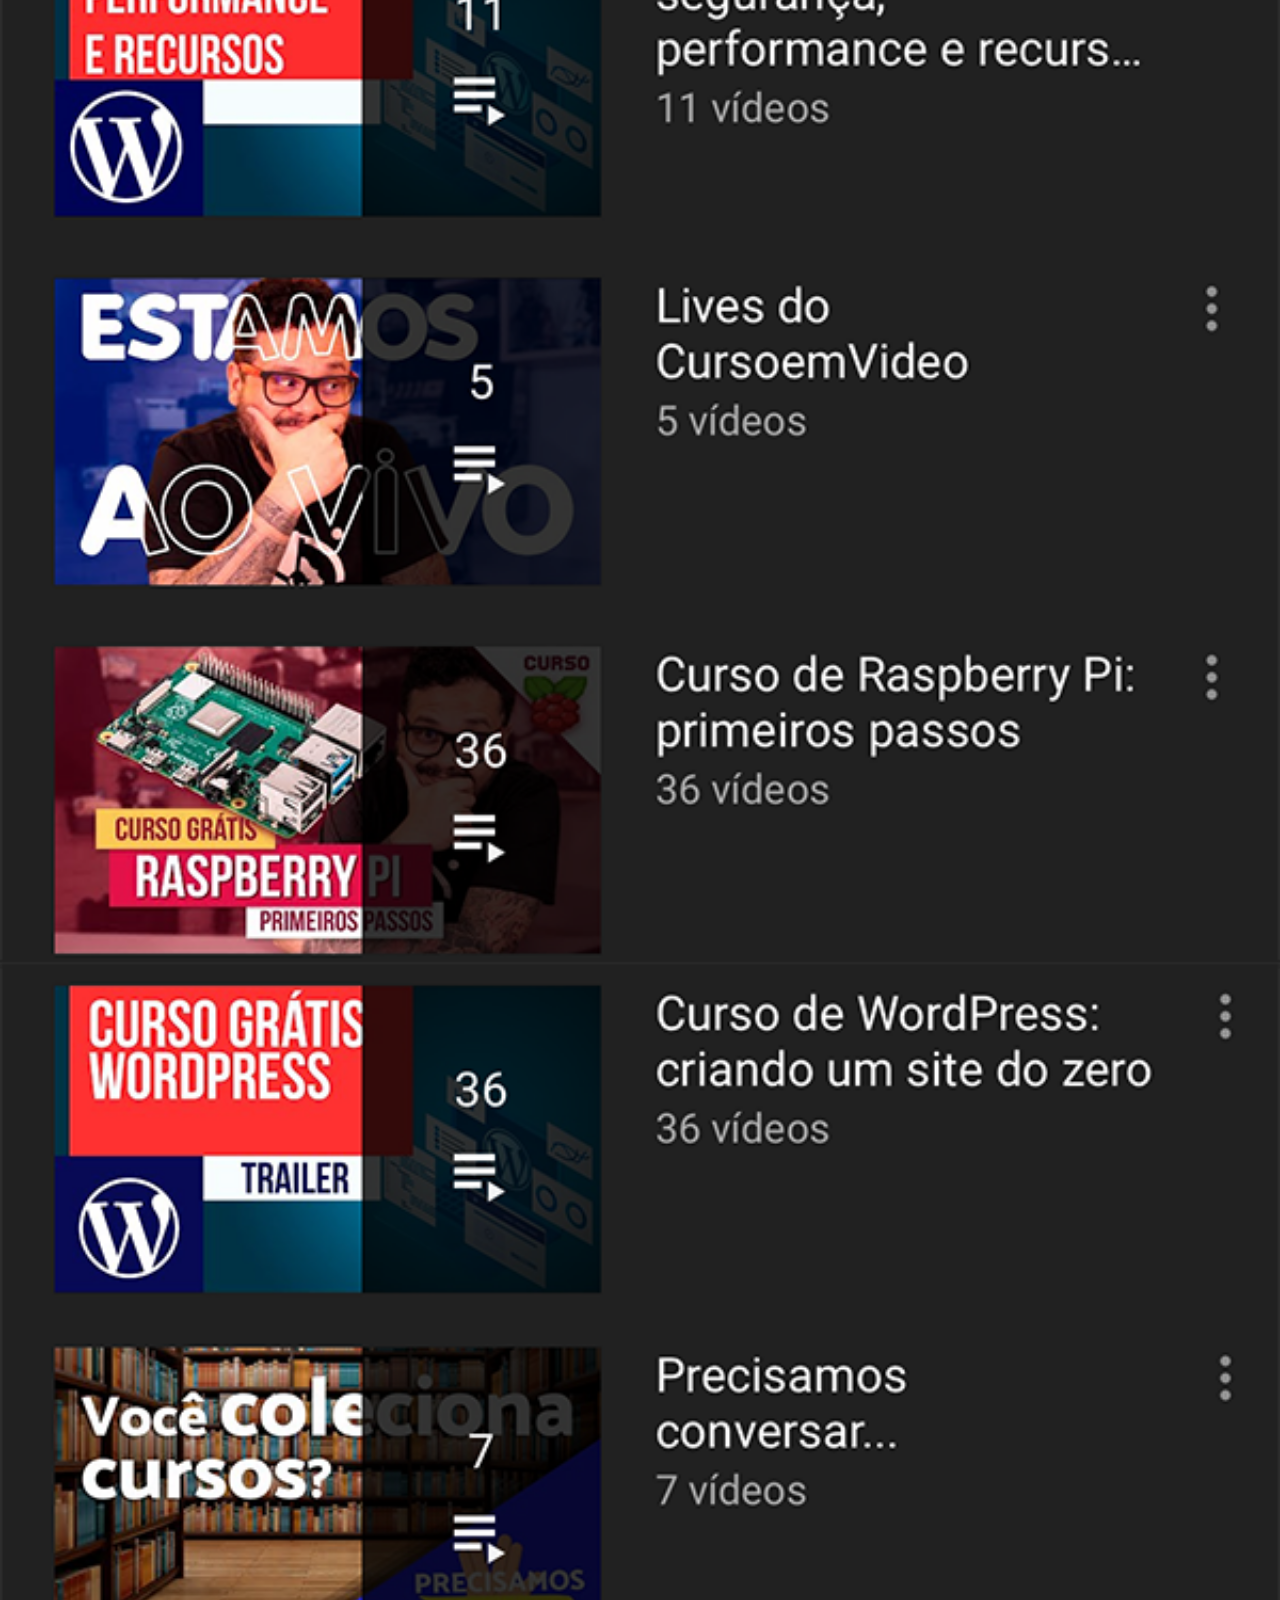
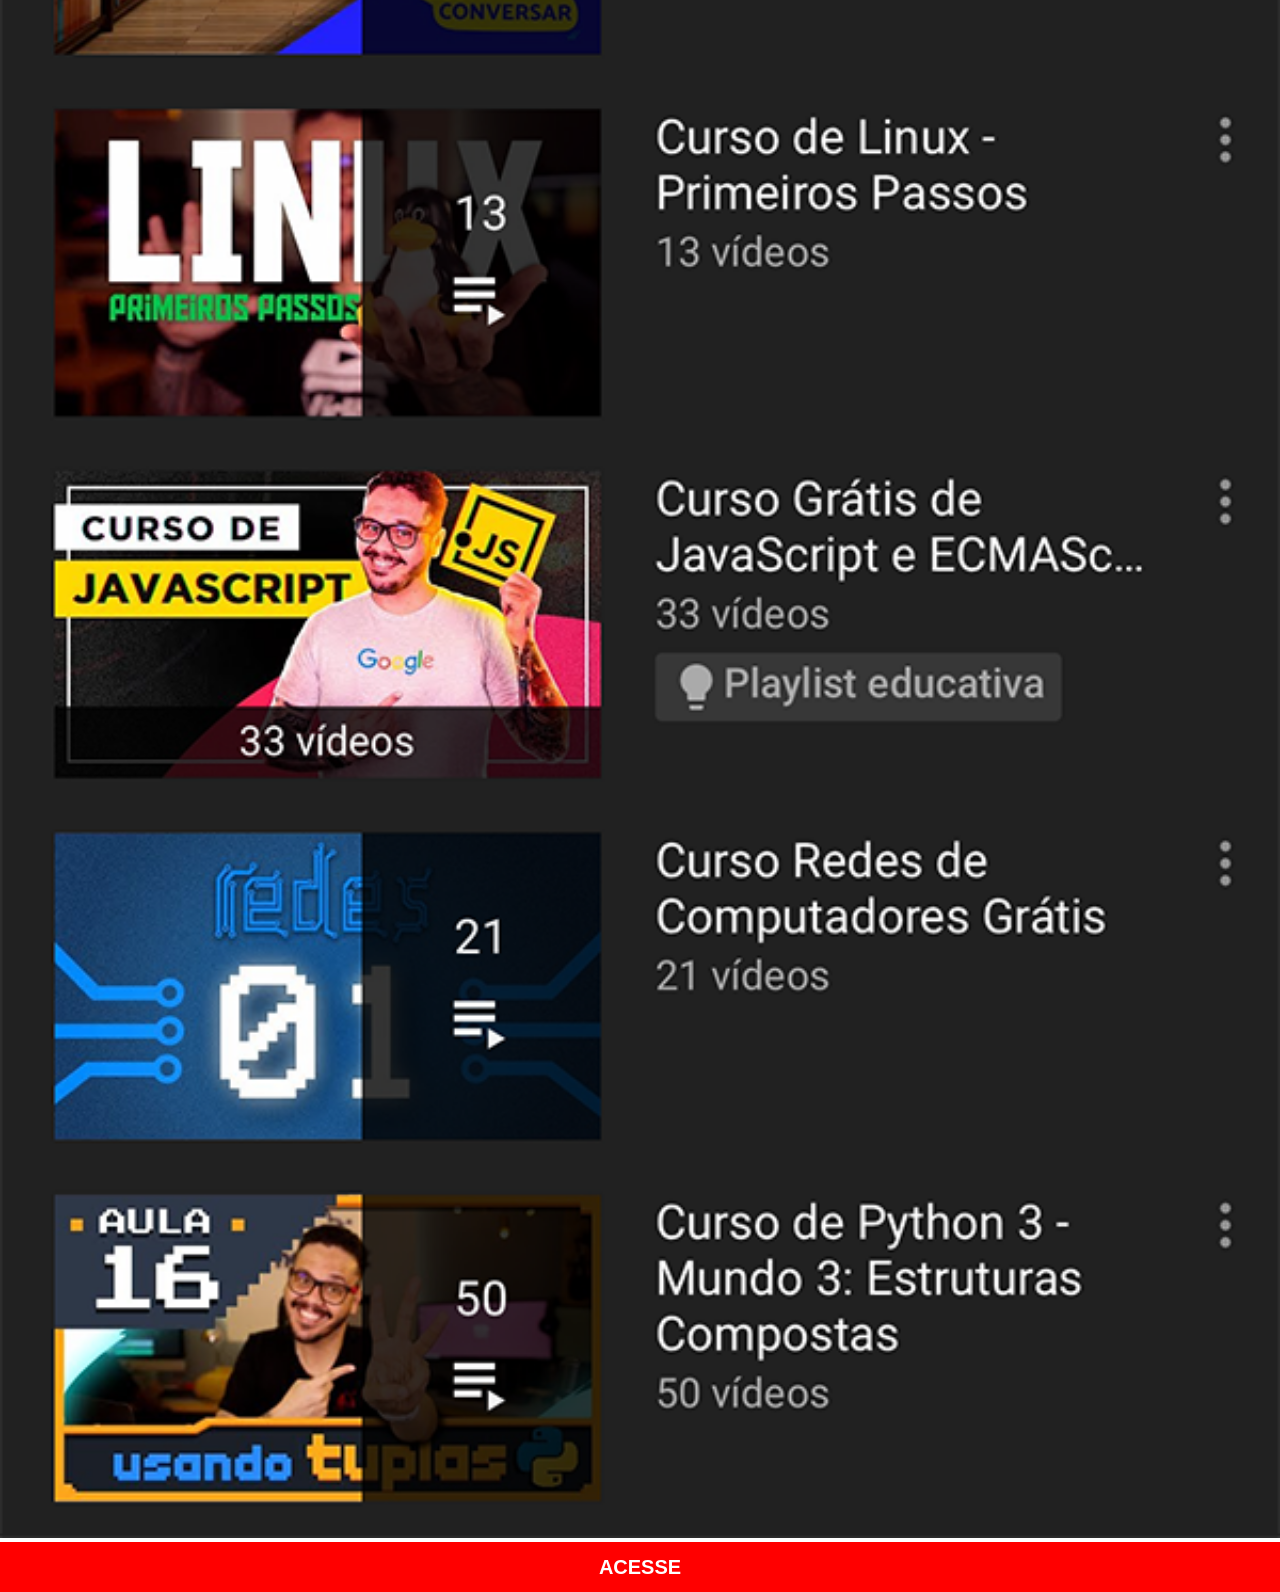
<file: youtube.html>
<!DOCTYPE html>
<html lang="pt-br">
<head>
    <meta charset="UTF-8">
    <meta name="viewport" content="width=device-width, initial-scale=1.0">
    <title>Youtube</title>
    <link rel="stylesheet" href="estilos/social.css">
</head>
<body>
    <img src="imagens/tela-youtube.png" alt="Youtube">
    <a href="https://www.youtube.com/@cursoemvideo/playlists" target="_blank">ACESSE</a>
</body>
</html>
</file>
<file: estilos/style.css>
@charset "UTF-8";

* {
    margin: 0px;
    padding: 0px;
    font-family: Arial, sans-serif;
}

html, body {
    height: 100vh;
    width: 100vw;
    background-color: #050505;
}

body {
    background: url('../imagens/fundo-madeira.jpg') no-repeat center center fixed;
    background-size: cover;
    background-attachment: fixed;
}

main {
    height: 100vh;
    position: relative;
}

section#telefone {
    height: 627px;
    width: 311px;
    position: absolute;
    top: 50%;
    left: 50%;
    transform: translate(-50%, -50%);
    background: url('../imagens/frame-iphone.png') no-repeat center center;
}

iframe#tela {
    height: 471px;
    width: 267px;
    position: absolute;
    top: 50%;
    left: 50%;
    transform: translate(-50%, -50%);
    border: none;
}

section#redes-sociais img:hover {
    border: 2px solid rgba(255, 255, 255, 0.616);
    transform: translate(-2px, -2px);
    box-shadow: 5px 5px 10px rgba(0, 0, 0, 0.603);
    transition: transform 1s, box-shadow 0.5s, border 0.5s;
}

section#redes-sociais {
    text-align: right;
}
section#redes-sociais img {
    width: 50px;
    margin: 10px;
    border-radius: 50%;
    box-shadow: 2px 2px 5px rgba(0, 0, 0, 0.637);
    box-sizing: border-box;
}
</file>
<file: estilos/social.css>
@charset "UTF-8";

* {
    margin: 0px;
    padding: 0px;
    font-family: Arial, Helvetica, sans-serif;
}

::-webkit-scrollbar {
    width: 0px;
}

img {
    width: 100vw;
}

a {
    display: block;
    width: 100%;
    height: 50px;
    background-color: #ff0000;
    color: white;
    text-decoration: none;
    text-align: center;
    line-height: 50px;
    font-size: 20px;
    font-weight: bold;
}

a:hover {
    background-color: #b30000;
}
</file>
